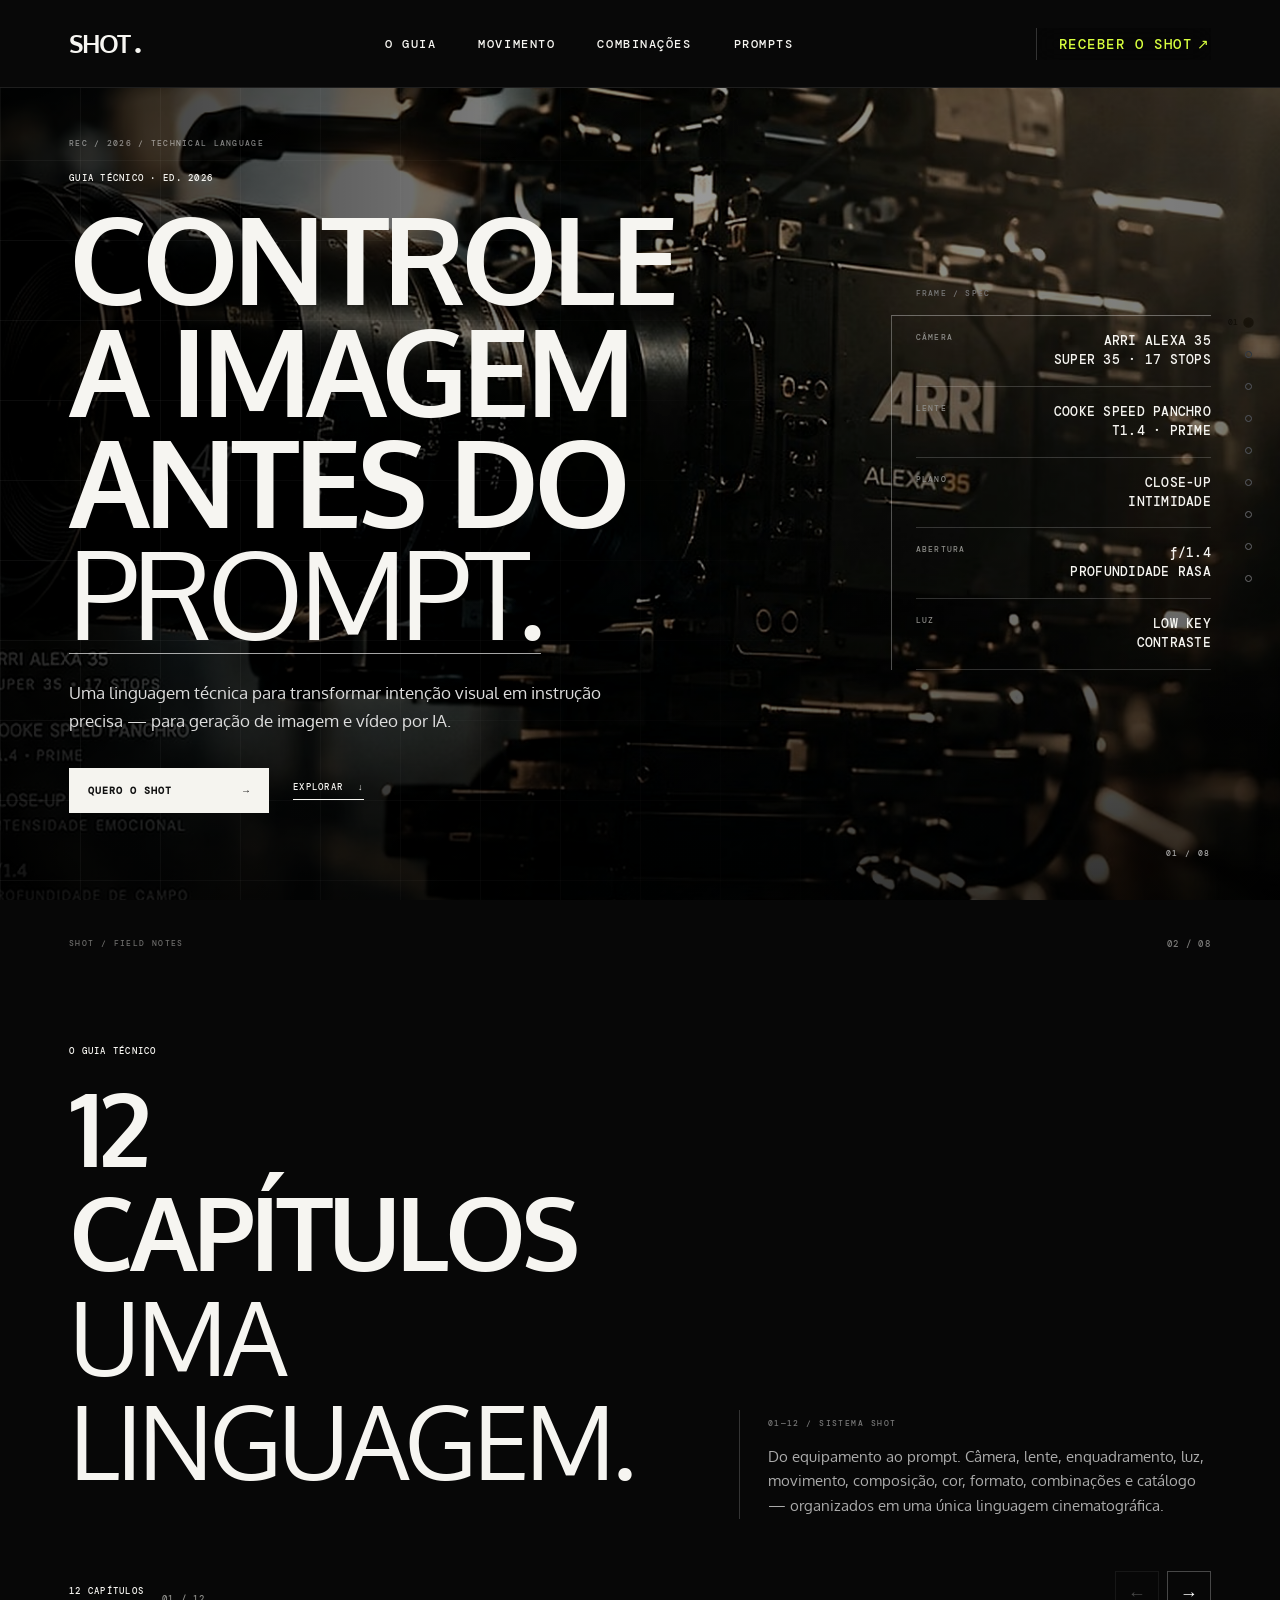
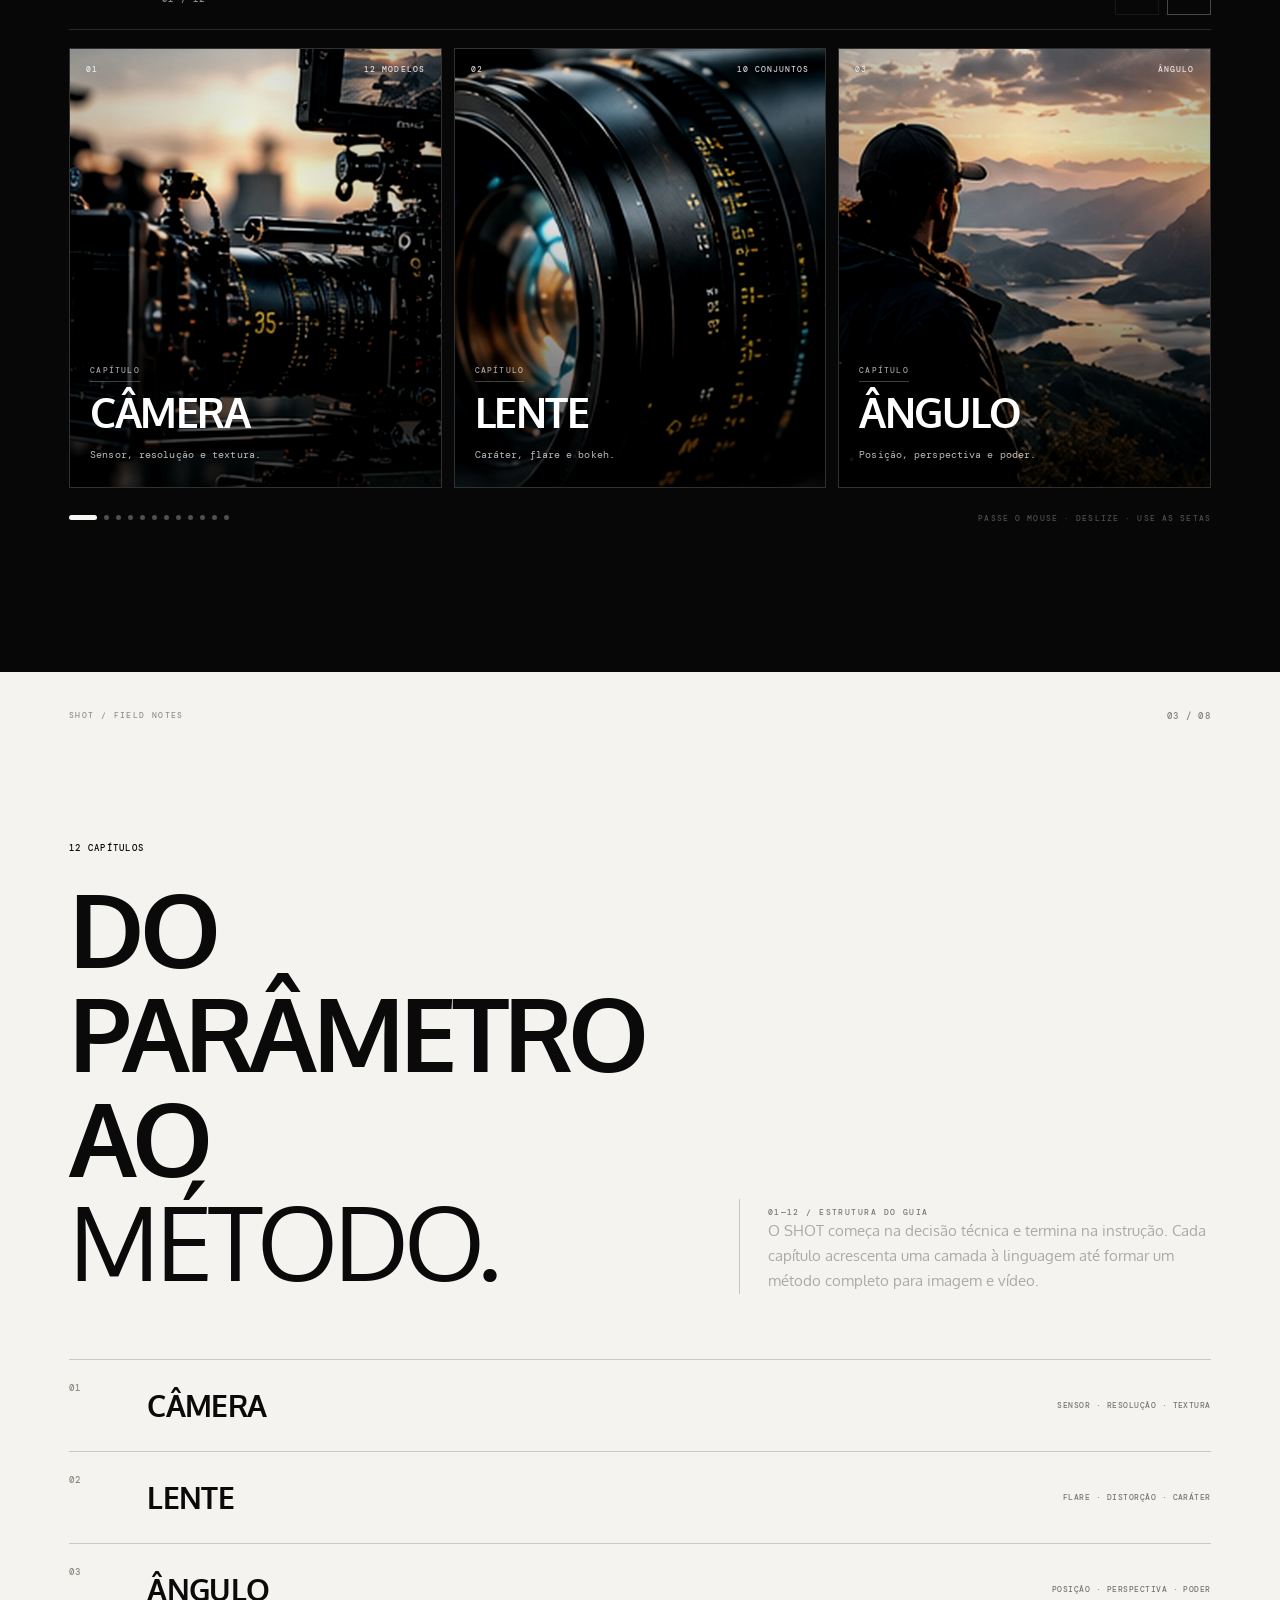
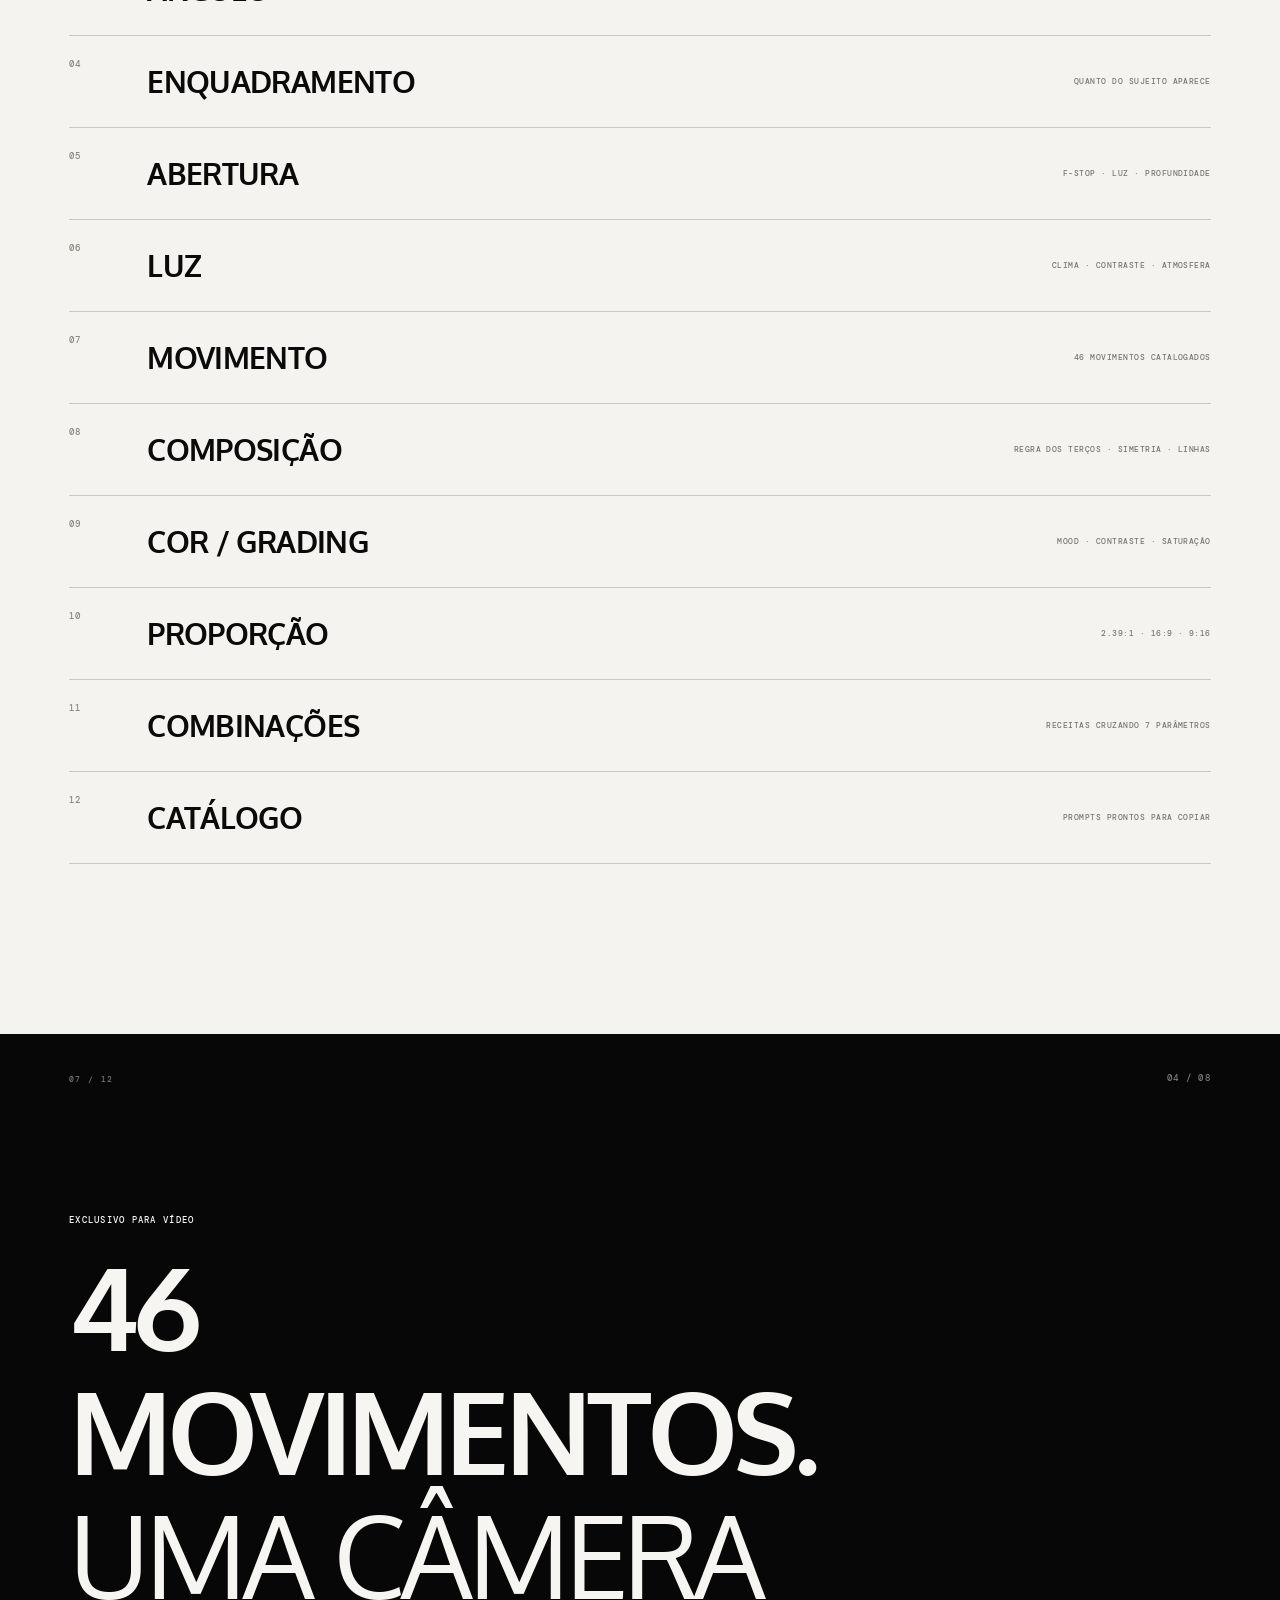
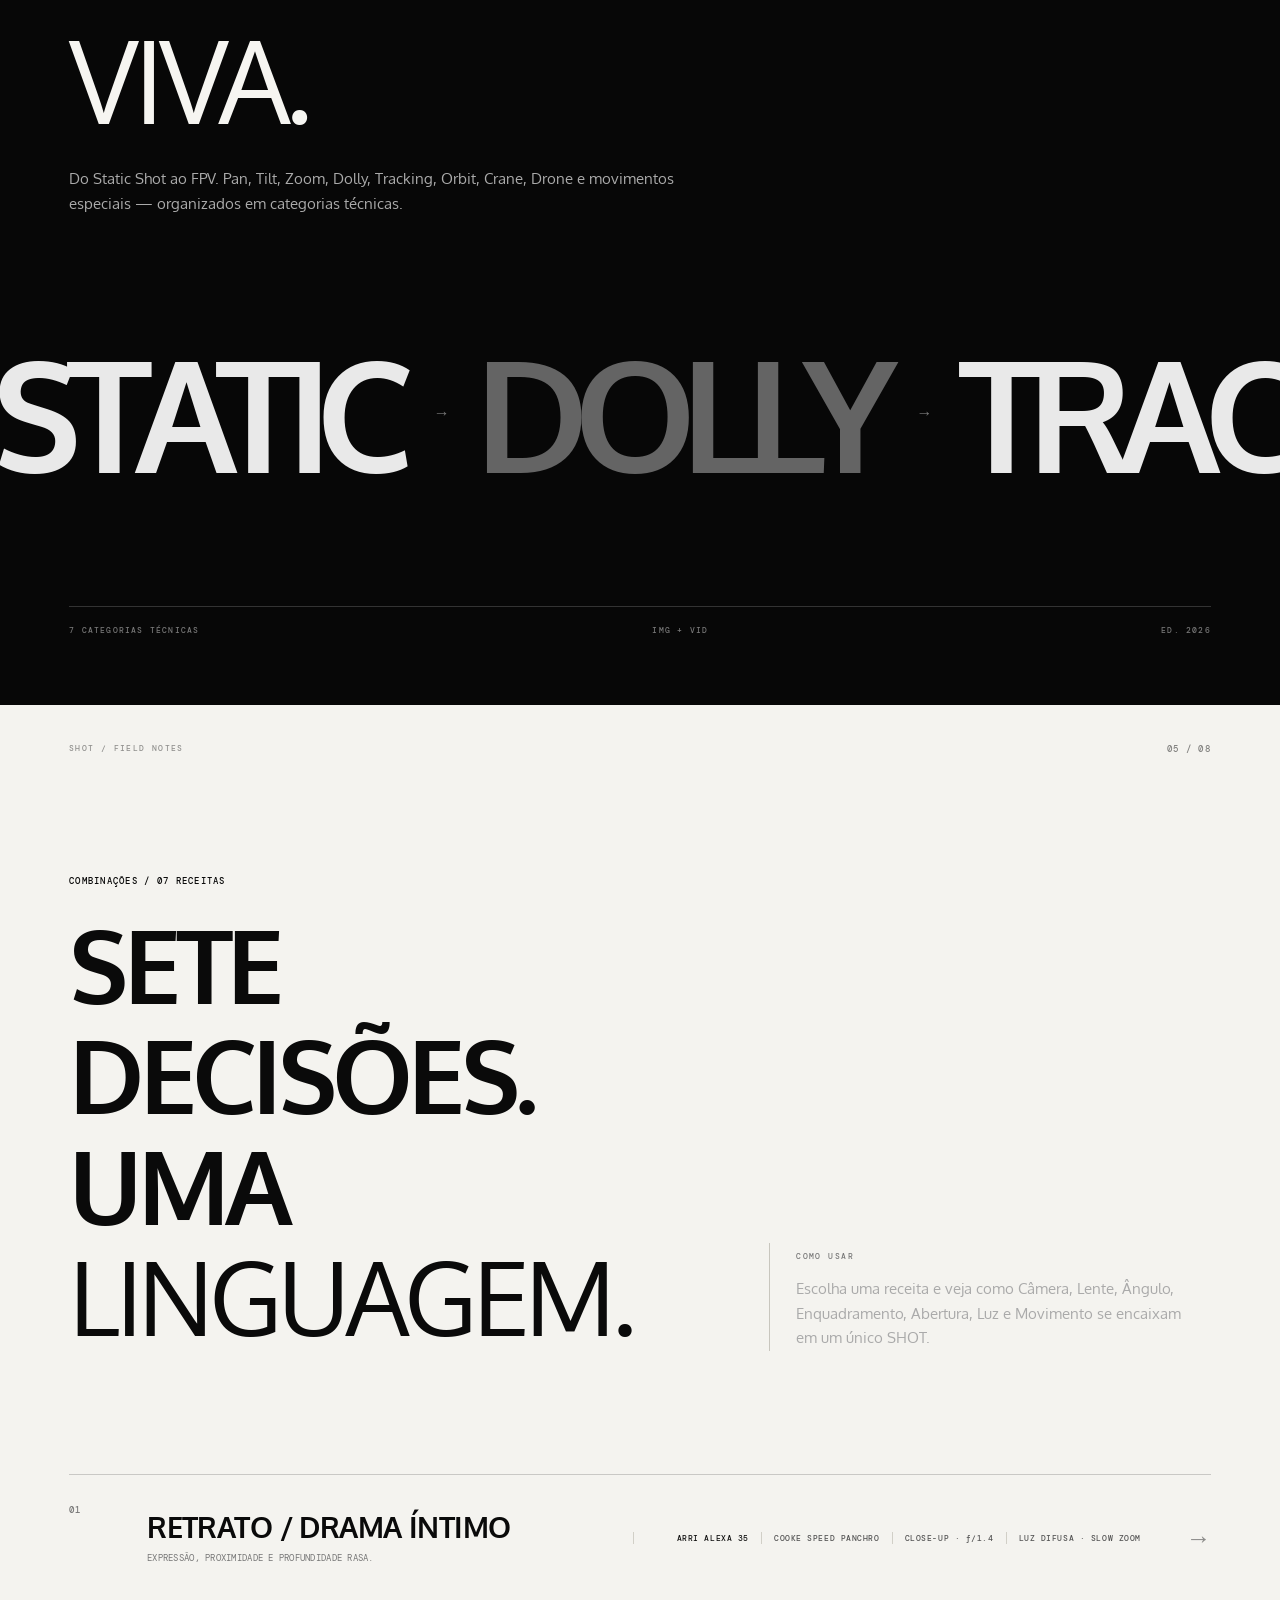
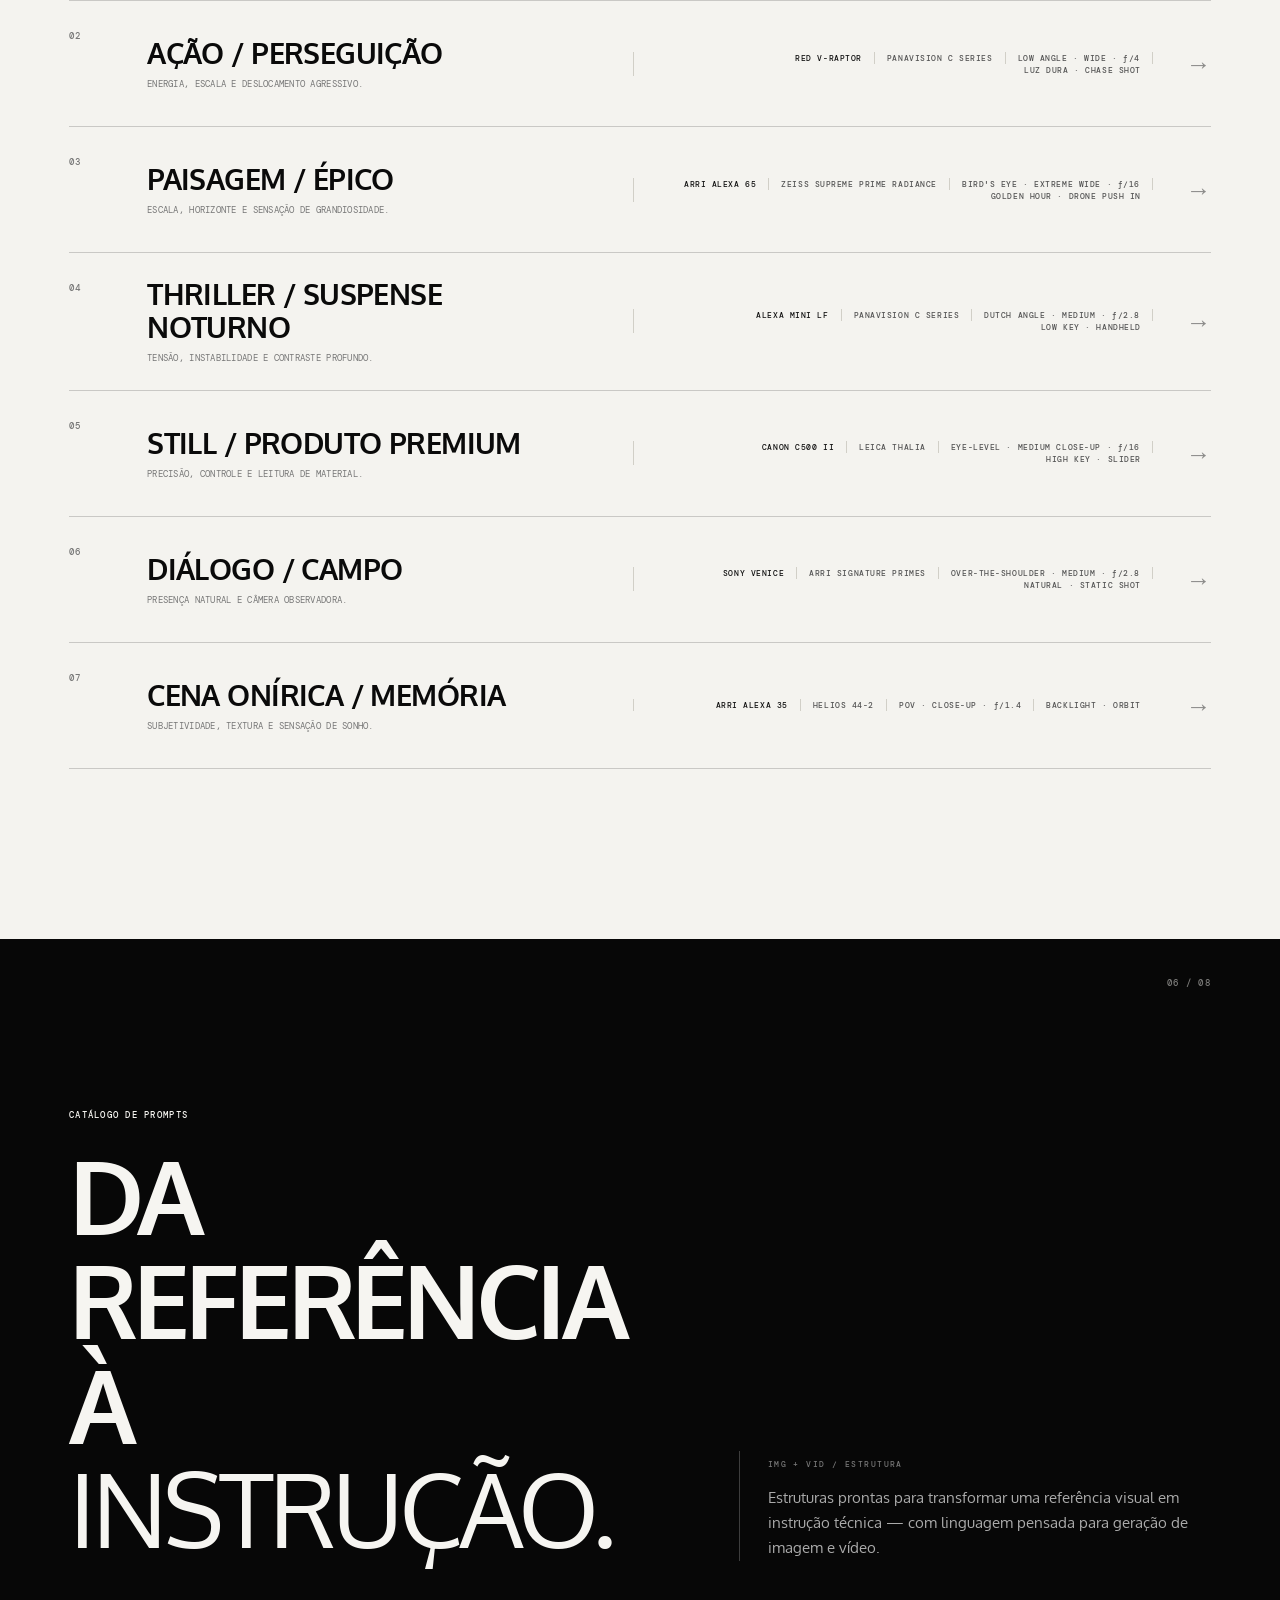
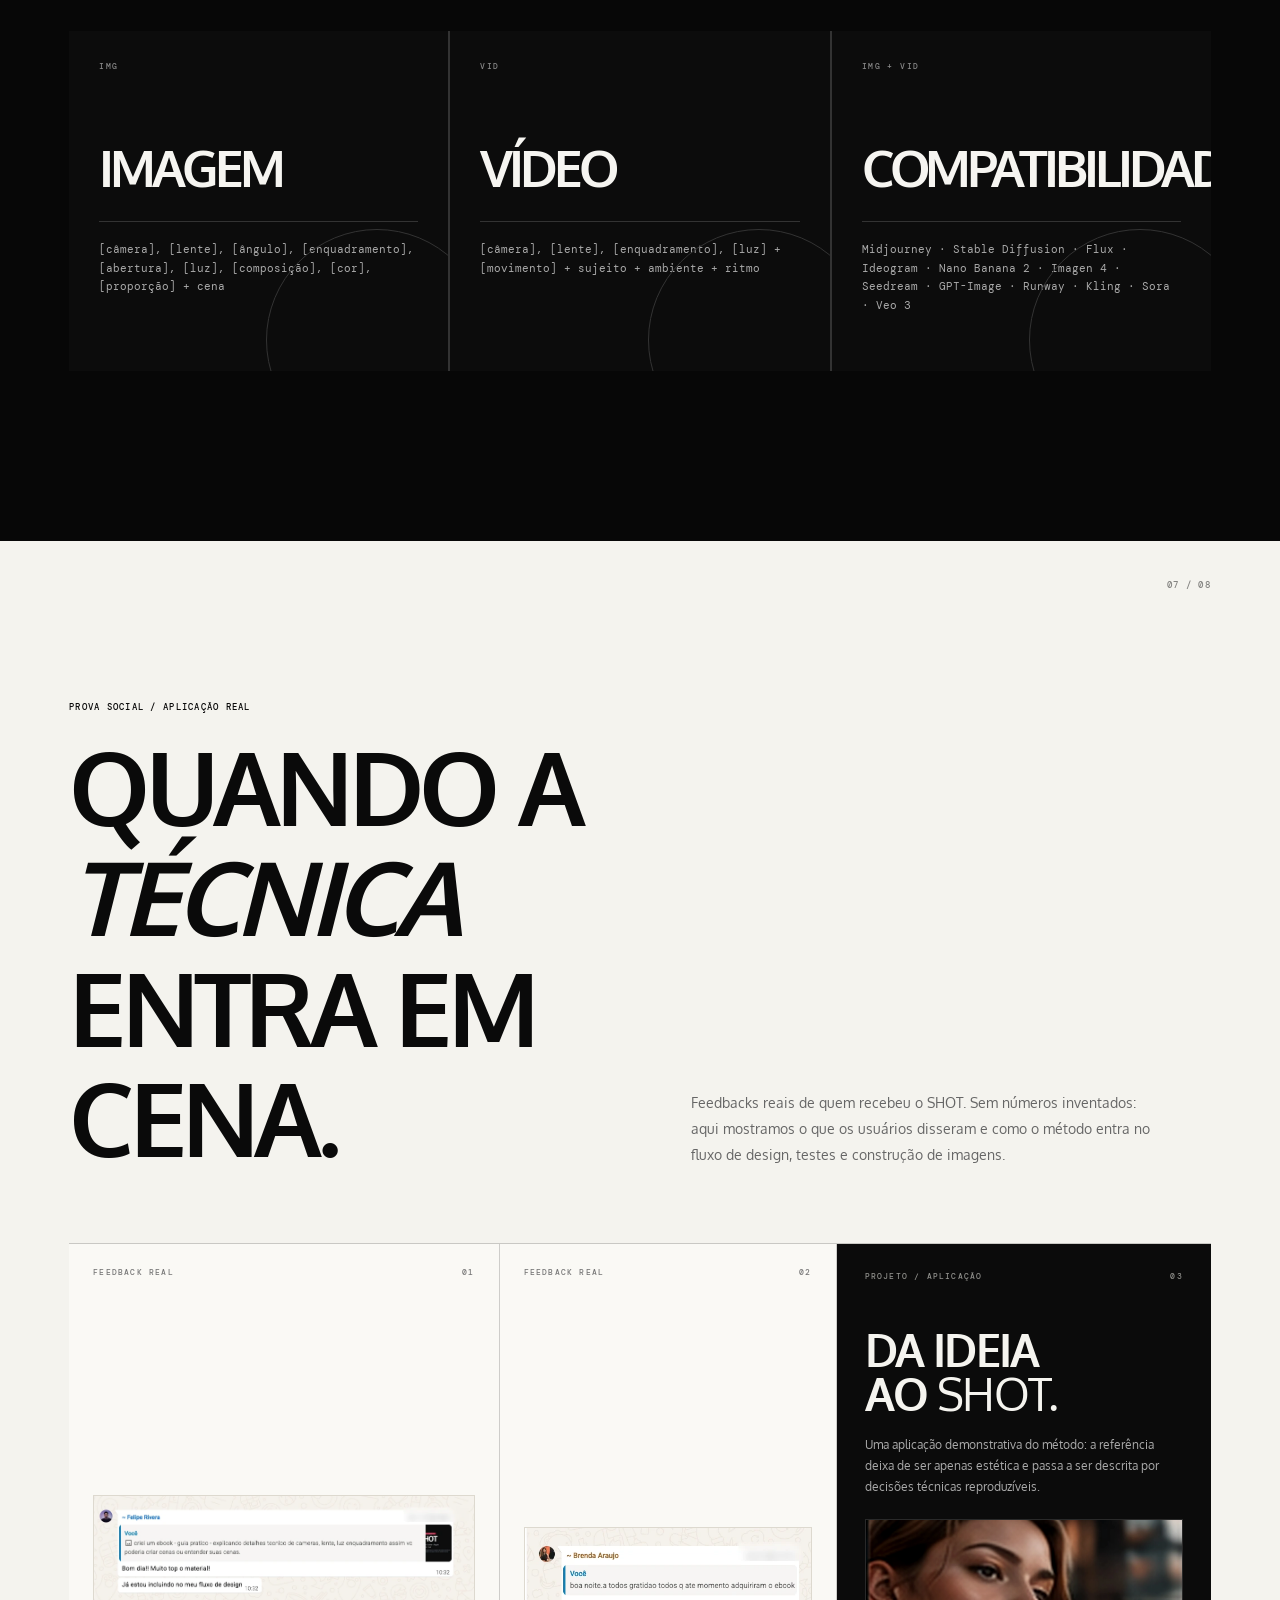
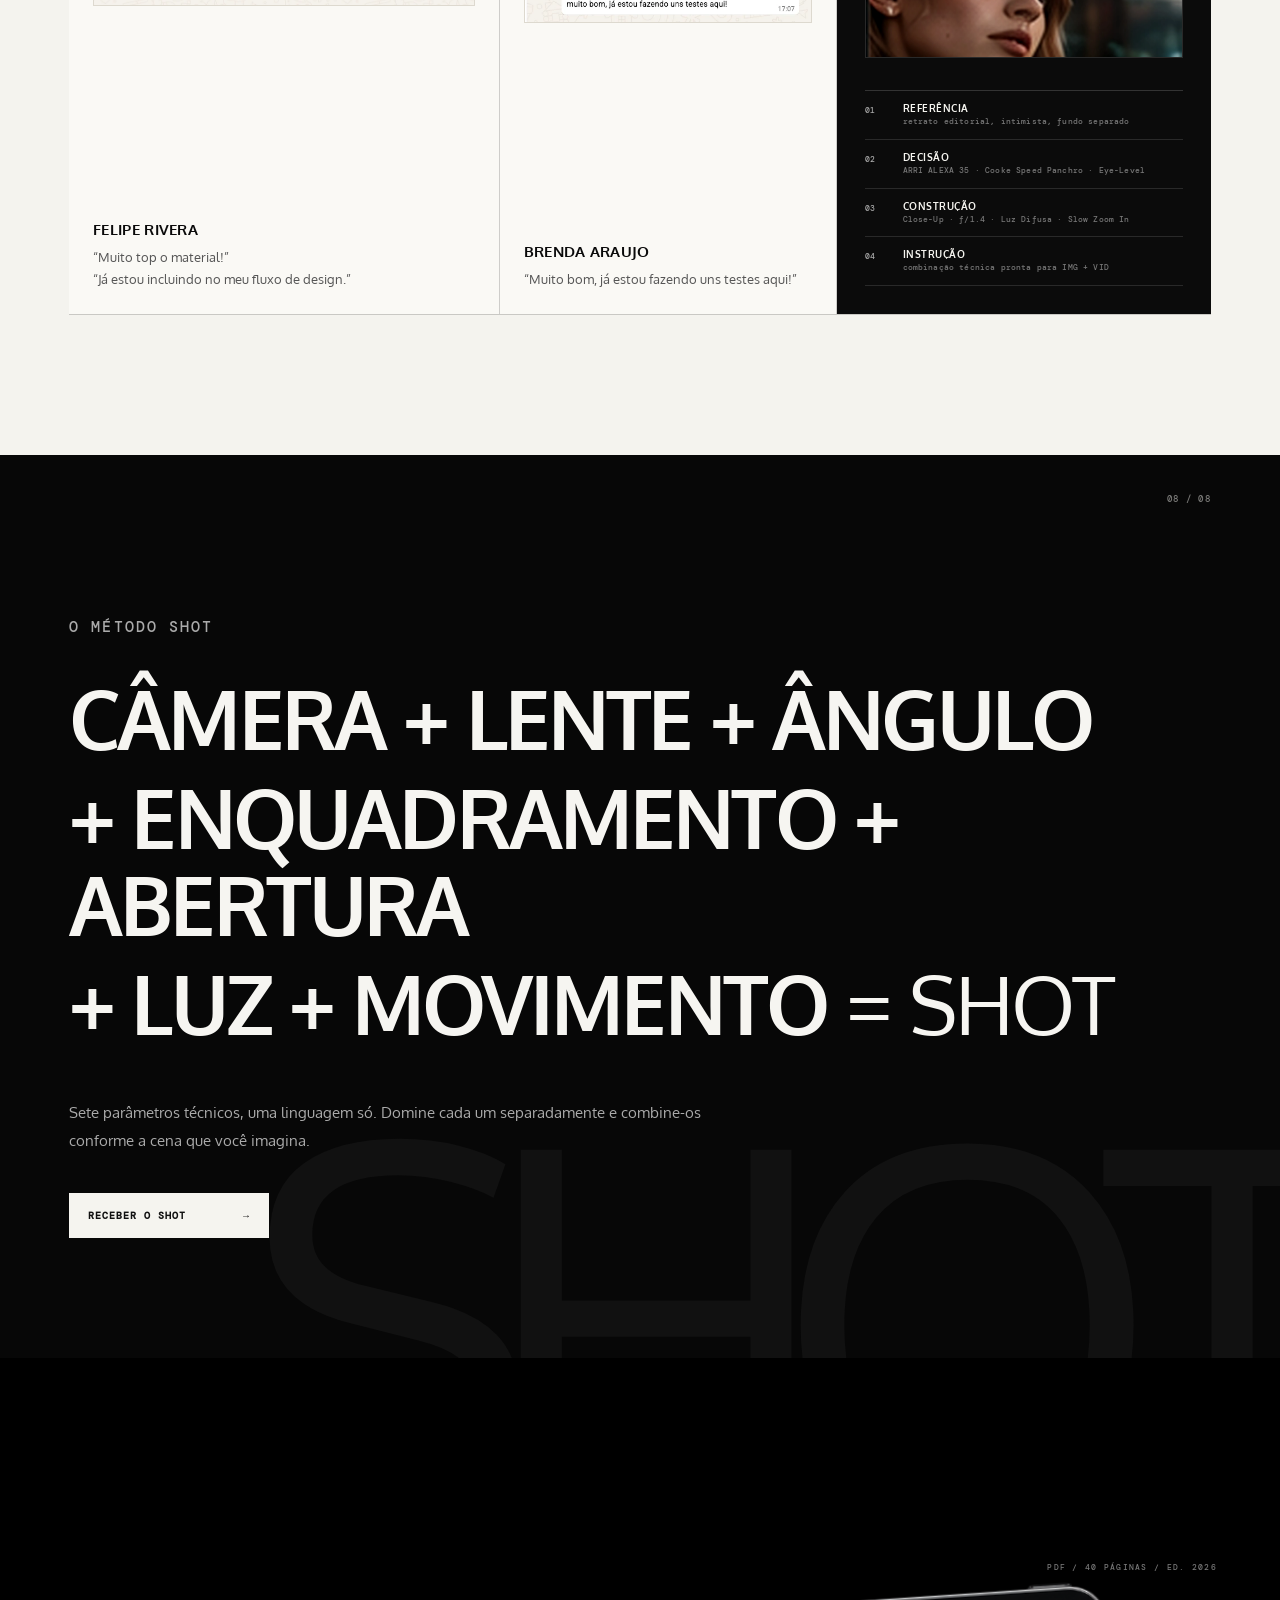
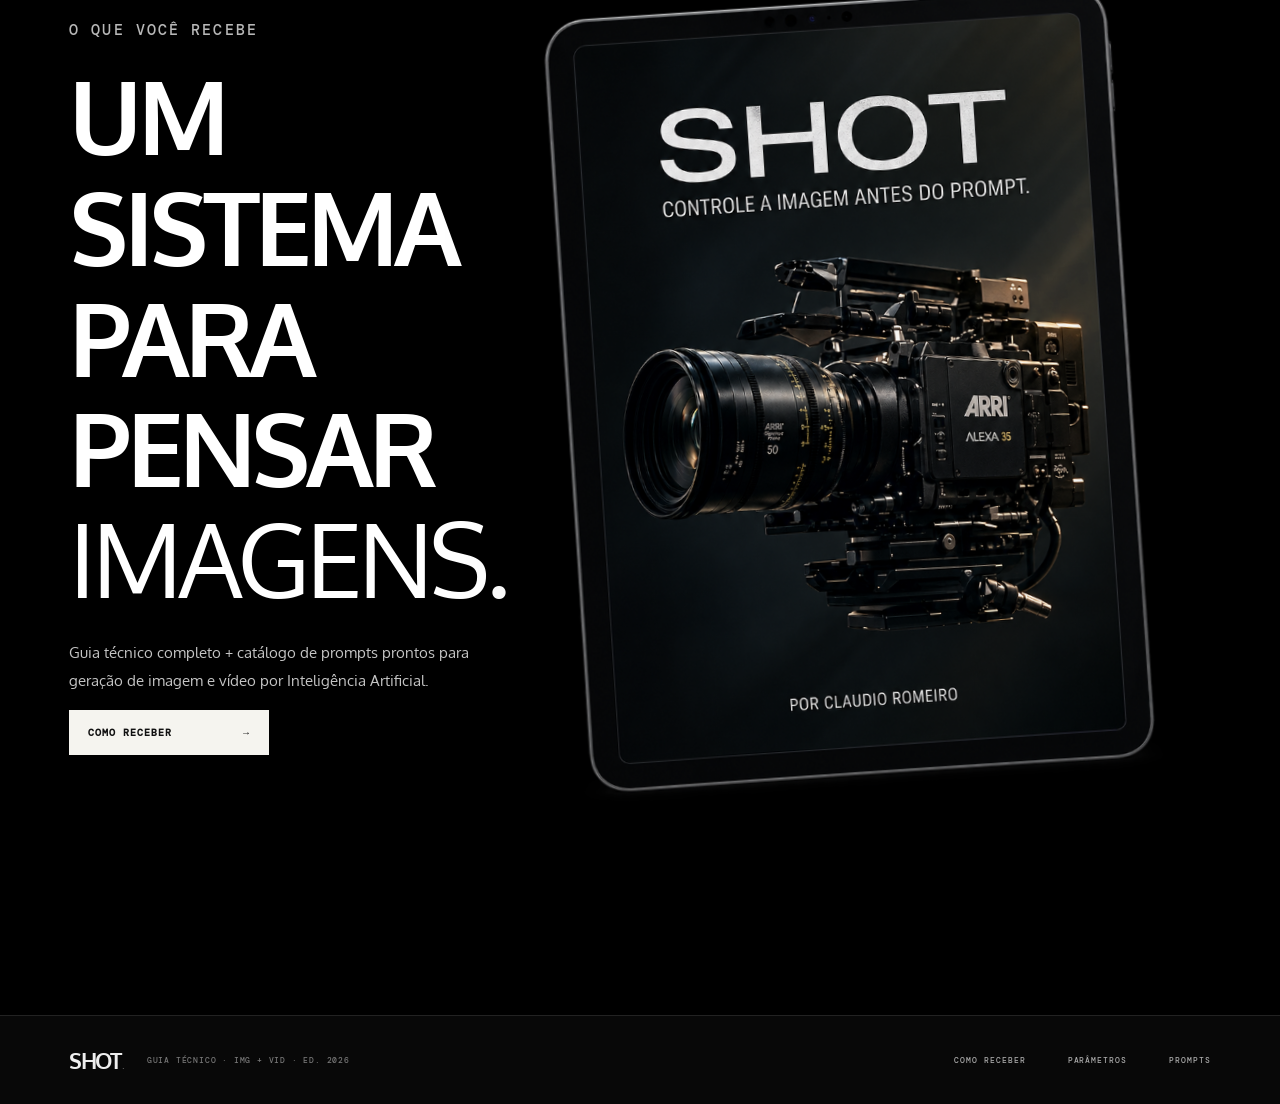
<file: index.html>
<!doctype html>
<html lang="pt-BR">
<head>
<meta charset="utf-8">
<meta name="viewport" content="width=device-width, initial-scale=1, viewport-fit=cover">
<meta name="theme-color" content="#080808">
<meta name="author" content="Claudio Romeiro">
<meta name="robots" content="index,follow,max-image-preview:large,max-snippet:-1,max-video-preview:-1">
<meta name="googlebot" content="index,follow">
<title>SHOT Guia Técnico — Prompts de Imagem e Vídeo</title>
<meta name="description" content="Guia SHOT: linguagem cinematográfica para prompts de imagem e vídeo com IA. 12 capítulos, 46 movimentos e combinações práticas. Receba por WhatsApp.">
<link rel="canonical" href="https://shotguiatecnico.com.br/">
<meta property="og:type" content="website">
<meta property="og:site_name" content="SHOT — Guia Técnico">
<meta property="og:locale" content="pt_BR">
<meta property="og:title" content="SHOT Guia Técnico — Prompts de Imagem e Vídeo">
<meta property="og:description" content="12 capítulos de linguagem cinematográfica, combinações práticas e catálogo de prompts para imagem e vídeo com IA.">
<meta property="og:image" content="https://shotguiatecnico.com.br/images/hero-clean.avif">
<meta property="og:url" content="https://shotguiatecnico.com.br/">
<meta property="og:image:alt" content="SHOT — Guia Técnico de linguagem cinematográfica para imagem e vídeo por IA">
<meta name="twitter:card" content="summary_large_image">
<meta name="twitter:title" content="SHOT Guia Técnico — Prompts de Imagem e Vídeo">
<meta name="twitter:description" content="12 capítulos, 46 movimentos e catálogo de prompts para construir linguagem cinematográfica em imagem e vídeo por IA.">
<meta name="twitter:image" content="https://shotguiatecnico.com.br/images/hero-clean.avif">
<meta name="twitter:image:alt" content="SHOT — Guia Técnico de linguagem cinematográfica">
<link rel="icon" href="images/favicon.svg" type="image/svg+xml">
<link rel="preconnect" href="https://images.unsplash.com" crossorigin>
<link rel="stylesheet" href="css/style.css">
<script type="application/ld+json">
{
  "@context":"https://schema.org",
  "@graph":[
    {
      "@type":"WebSite",
      "@id":"https://shotguiatecnico.com.br/#website",
      "url":"https://shotguiatecnico.com.br/",
      "name":"SHOT — Guia Técnico",
      "inLanguage":"pt-BR",
      "description":"Guia técnico de linguagem cinematográfica para prompts de imagem e vídeo por Inteligência Artificial."
    },
    {
      "@type":"Person",
      "@id":"https://shotguiatecnico.com.br/#author",
      "name":"Claudio Romeiro"
    },
    {
      "@type":"Product",
      "@id":"https://shotguiatecnico.com.br/#product",
      "name":"SHOT — Guia Técnico",
      "description":"Guia técnico de linguagem cinematográfica para estruturar prompts de imagem e vídeo por Inteligência Artificial.",
      "brand":{"@type":"Brand","name":"SHOT"},
      "author":{"@id":"https://shotguiatecnico.com.br/#author"},
      "category":"Digital guide",
      "inLanguage":"pt-BR",
      "image":["https://shotguiatecnico.com.br/images/hero-clean.avif","https://shotguiatecnico.com.br/images/shot-tablet.png"]
      ,"offers":{"@type":"Offer","priceCurrency":"BRL","price":"67.00","availability":"https://schema.org/InStock","url":"https://shotguiatecnico.com.br/grupo.html"}
    }
  ]
}
</script>
</head>
<body data-page="home">
<header class="site-header">
  <a class="brand" href="index.html" aria-label="SHOT — início">SHOT<span>.</span></a>
  <nav class="desktop-nav" aria-label="Navegação principal">
    <a href="#parametros">O GUIA</a><a href="#movimento">MOVIMENTO</a><a href="#combinacoes">COMBINAÇÕES</a><a href="#prompts">PROMPTS</a>
  </nav>
  <div class="header-actions"><a class="pill-link" href="grupo.html">RECEBER O SHOT <span>↗</span></a><button class="menu-toggle" aria-label="Abrir menu" aria-expanded="false"><i></i><i></i><i></i></button></div>
</header>
<div class="menu-overlay" data-menu-close></div>
<aside class="mobile-menu" aria-hidden="true">
  <div class="mobile-menu-top"><span>NAVEGAÇÃO</span><button class="menu-close" data-menu-close aria-label="Fechar menu">×</button></div>
  <nav><a href="#parametros">O GUIA <small>01</small></a><a href="#movimento">MOVIMENTO <small>02</small></a><a href="#combinacoes">COMBINAÇÕES <small>03</small></a><a href="#prompts">PROMPTS <small>04</small></a><a href="grupo.html">COMO RECEBER <small>05</small></a></nav>
  <div class="mobile-menu-foot"><span>SHOT · ED. 2026</span><span>IMG + VID</span></div>
</aside>

<nav class="section-dots" aria-label="Navegação por seções">
  <a href="#hero" data-dot="hero" aria-label="Introdução"><span>01</span></a>
  <a href="#parametros" data-dot="parametros" aria-label="12 capítulos"><span>02</span></a>
  <a href="#metodo" data-dot="metodo" aria-label="12 capítulos"><span>03</span></a>
  <a href="#movimento" data-dot="movimento" aria-label="46 movimentos"><span>04</span></a>
  <a href="#combinacoes" data-dot="combinacoes" aria-label="Combinações"><span>05</span></a>
  <a href="#prompts" data-dot="prompts" aria-label="Catálogo"><span>06</span></a>
  <a href="#prova" data-dot="prova" aria-label="Prova social"><span>07</span></a>
  <a href="#final" data-dot="final" aria-label="Método SHOT"><span>08</span></a>
  <a href="#receber" data-dot="receber" aria-label="O que você recebe"><span>09</span></a>
</nav>

<main>
<section id="hero" class="hero section-dark snap-section">
  <div class="hero-media"><picture><source media="(max-width: 1023px)" srcset="images/hero-mobile-clean.avif"><img src="images/hero-clean.avif" alt="Câmera cinematográfica em ambiente de produção com iluminação dramática" fetchpriority="high" width="1800" height="992"></picture></div>
  <div class="hero-overlay"></div>
  <div class="hero-grid">
    <div class="hero-copy reveal">
      <p class="eyebrow">GUIA TÉCNICO · ED. 2026</p>
      <h1>CONTROLE<br>A IMAGEM<br>ANTES DO<br><em>PROMPT.</em></h1>
      <p class="hero-lead">Uma linguagem técnica para transformar intenção visual em instrução precisa — para geração de imagem e vídeo por IA.</p>
      <div class="hero-cta"><a class="btn btn-light" href="grupo.html">QUERO O SHOT <span>→</span></a><a class="text-link" href="#parametros">EXPLORAR <span>↓</span></a></div>
    </div>
    <div class="hero-specs reveal reveal-delay">
      <div><b>CÂMERA</b><span>ARRI ALEXA 35<br>SUPER 35 · 17 STOPS</span></div>
      <div><b>LENTE</b><span>COOKE SPEED PANCHRO<br>T1.4 · PRIME</span></div>
      <div><b>PLANO</b><span>CLOSE-UP<br>INTIMIDADE</span></div>
      <div><b>ABERTURA</b><span>f/1.4<br>PROFUNDIDADE RASA</span></div>
      <div><b>LUZ</b><span>LOW KEY<br>CONTRASTE</span></div>
    </div>
    <div class="hero-index">01 / 08</div>
  </div>
</section>

<section id="parametros" class="parameters section-dark snap-section">
  <div class="section-index">02 / 08</div>

  <div class="parameters-intro reveal">
    <div class="parameters-intro-main">
      <p class="eyebrow">O GUIA TÉCNICO</p>
      <h2>12 CAPÍTULOS<br><em>UMA LINGUAGEM.</em></h2>
    </div>
    <div class="parameters-intro-note">
      <span>01—12 / SISTEMA SHOT</span>
      <p>Do equipamento ao prompt. Câmera, lente, enquadramento, luz, movimento, composição, cor, formato, combinações e catálogo — organizados em uma única linguagem cinematográfica.</p>
    </div>
  </div>

  <div class="chapter-carousel reveal" aria-label="12 capítulos do Guia Técnico SHOT">
    <div class="carousel-head">
      <div>
        <span class="eyebrow">12 CAPÍTULOS</span>
        <span class="carousel-count" data-carousel-count>01 / 12</span>
      </div>
      <div class="carousel-controls">
        <button class="carousel-arrow" type="button" data-carousel-prev aria-label="Capítulo anterior">←</button>
        <button class="carousel-arrow" type="button" data-carousel-next aria-label="Próximo capítulo">→</button>
      </div>
    </div>

    <div class="chapter-track" data-carousel-track tabindex="0">
      <article class="chapter-slide is-core" data-slide="01">
        <img src="images/chapter-01-camera.webp" data-fallback="images/camera-editorial.webp" alt="Câmera cinematográfica profissional em estúdio" loading="lazy">
        <div class="slide-shade"></div>
        <div class="slide-meta"><span>01</span><span>12 MODELOS</span></div>
        <div class="slide-copy"><span class="slide-tag">CAPÍTULO</span><h3>CÂMERA</h3><p>Sensor, resolução e textura.</p></div>
      </article>

      <article class="chapter-slide is-core" data-slide="02">
        <img src="images/chapter-02-lens.webp" data-fallback="images/chapter-02-lens.webp" alt="Close de lente fotográfica e abertura óptica" loading="lazy">
        <div class="slide-shade"></div>
        <div class="slide-meta"><span>02</span><span>10 CONJUNTOS</span></div>
        <div class="slide-copy"><span class="slide-tag">CAPÍTULO</span><h3>LENTE</h3><p>Caráter, flare e bokeh.</p></div>
      </article>

      <article class="chapter-slide is-core" data-slide="03">
        <img src="images/chapter-03-angle.webp" data-fallback="images/chapter-03-angle.webp" alt="Retrato em ângulo baixo com perspectiva cinematográfica" loading="lazy">
        <div class="slide-shade"></div>
        <div class="slide-meta"><span>03</span><span>ÂNGULO</span></div>
        <div class="slide-copy"><span class="slide-tag">CAPÍTULO</span><h3>ÂNGULO</h3><p>Posição, perspectiva e poder.</p></div>
      </article>

      <article class="chapter-slide is-core" data-slide="04">
        <img src="images/chapter-04-framing.webp" data-fallback="images/chapter-04-framing.webp" alt="Pessoa caminhando em corredor cinematográfico com perspectiva" loading="lazy">
        <div class="slide-shade"></div>
        <div class="slide-meta"><span>04</span><span>ENQUADRAMENTO</span></div>
        <div class="slide-copy"><span class="slide-tag">CAPÍTULO</span><h3>ENQUADRAMENTO</h3><p>O que entra no quadro — e o que fica fora.</p></div>
      </article>

      <article class="chapter-slide is-core" data-slide="05">
        <img src="images/chapter-05-aperture.webp" data-fallback="images/chapter-05-aperture.webp" alt="Detalhe macro de abertura de lente cinematográfica" loading="lazy">
        <div class="slide-shade"></div>
        <div class="slide-meta"><span>05</span><span>f/1.4 → f/16</span></div>
        <div class="slide-copy"><span class="slide-tag">CAPÍTULO</span><h3>ABERTURA</h3><p>Luz, foco e profundidade de campo.</p></div>
      </article>

      <article class="chapter-slide is-core" data-slide="06">
        <img src="images/chapter-06-light.webp" data-fallback="images/chapter-06-light.webp" alt="Luz cinematográfica criando atmosfera de cena" loading="lazy">
        <div class="slide-shade"></div>
        <div class="slide-meta"><span>06</span><span>10 ESTILOS</span></div>
        <div class="slide-copy"><span class="slide-tag">CAPÍTULO</span><h3>LUZ</h3><p>Clima, contraste e atmosfera.</p></div>
      </article>

      <article class="chapter-slide" data-slide="07">
        <img src="images/chapter-07-movement.webp" data-fallback="images/chapter-07-movement.webp" alt="Rastros de luz abstratos representando movimento de câmera" loading="lazy">
        <div class="slide-shade"></div>
        <div class="slide-meta"><span>07</span><span>46 MOVIMENTOS</span></div>
        <div class="slide-copy"><span class="slide-tag">VÍDEO</span><h3>MOVIMENTO</h3><p>Pan, Tilt, Zoom, Dolly, Tracking, Orbit e FPV.</p></div>
      </article>

      <article class="chapter-slide" data-slide="08">
        <img src="images/chapter-08-composition.webp" data-fallback="images/chapter-08-composition.webp" alt="Composição cinematográfica com linhas e simetria" loading="lazy">
        <div class="slide-shade"></div>
        <div class="slide-meta"><span>08</span><span>5 MÉTODOS</span></div>
        <div class="slide-copy"><span class="slide-tag">LINGUAGEM</span><h3>COMPOSIÇÃO</h3><p>Terços, simetria, espaço negativo e linhas de guia.</p></div>
      </article>

      <article class="chapter-slide" data-slide="09">
        <img src="images/chapter-09-color.webp" data-fallback="images/chapter-09-color.webp" alt="Retrato cinematográfico com tratamento de cor" loading="lazy">
        <div class="slide-shade"></div>
        <div class="slide-meta"><span>09</span><span>8 LOOKS</span></div>
        <div class="slide-copy"><span class="slide-tag">LINGUAGEM</span><h3>COR / GRADING</h3><p>Mood, contraste, saturação e textura visual.</p></div>
      </article>

      <article class="chapter-slide" data-slide="10">
        <img src="images/chapter-10-format.webp" data-fallback="images/chapter-10-format.webp" alt="Enquadramento panorâmico para proporções cinematográficas" loading="lazy">
        <div class="slide-shade"></div>
        <div class="slide-meta"><span>10</span><span>2.39:1 → 9:16</span></div>
        <div class="slide-copy"><span class="slide-tag">FORMATO</span><h3>PROPORÇÃO</h3><p>Cinemascope, widescreen, digital e vertical.</p></div>
      </article>

      <article class="chapter-slide" data-slide="11">
        <img src="images/chapter-11-combinations.webp" data-fallback="images/chapter-11-combinations.webp" alt="Cena cinematográfica para combinação de parâmetros" loading="lazy">
        <div class="slide-shade"></div>
        <div class="slide-meta"><span>11</span><span>RECEITAS</span></div>
        <div class="slide-copy"><span class="slide-tag">MÉTODO</span><h3>COMBINAÇÕES</h3><p>Receitas cruzando sete parâmetros técnicos.</p></div>
      </article>

      <article class="chapter-slide" data-slide="12">
        <img src="images/chapter-12-catalog.webp" data-fallback="images/chapter-12-catalog.webp" alt="Retrato cinematográfico para catálogo de prompts" loading="lazy">
        <div class="slide-shade"></div>
        <div class="slide-meta"><span>12</span><span>IMG + VID</span></div>
        <div class="slide-copy"><span class="slide-tag">CATÁLOGO</span><h3>CATÁLOGO</h3><p>Estruturas e prompts prontos para copiar.</p></div>
      </article>
    </div>

    <div class="carousel-footer">
      <div class="carousel-dots" role="tablist" aria-label="Selecionar capítulo">
        <button type="button" class="carousel-dot is-active" data-dot-index="0" aria-label="Ir para capítulo 1" aria-selected="true"></button><button type="button" class="carousel-dot" data-dot-index="1" aria-label="Ir para capítulo 2" aria-selected="false"></button><button type="button" class="carousel-dot" data-dot-index="2" aria-label="Ir para capítulo 3" aria-selected="false"></button><button type="button" class="carousel-dot" data-dot-index="3" aria-label="Ir para capítulo 4" aria-selected="false"></button><button type="button" class="carousel-dot" data-dot-index="4" aria-label="Ir para capítulo 5" aria-selected="false"></button><button type="button" class="carousel-dot" data-dot-index="5" aria-label="Ir para capítulo 6" aria-selected="false"></button><button type="button" class="carousel-dot" data-dot-index="6" aria-label="Ir para capítulo 7" aria-selected="false"></button><button type="button" class="carousel-dot" data-dot-index="7" aria-label="Ir para capítulo 8" aria-selected="false"></button><button type="button" class="carousel-dot" data-dot-index="8" aria-label="Ir para capítulo 9" aria-selected="false"></button><button type="button" class="carousel-dot" data-dot-index="9" aria-label="Ir para capítulo 10" aria-selected="false"></button><button type="button" class="carousel-dot" data-dot-index="10" aria-label="Ir para capítulo 11" aria-selected="false"></button><button type="button" class="carousel-dot" data-dot-index="11" aria-label="Ir para capítulo 12" aria-selected="false"></button>
      </div>
      <span class="carousel-hint">PASSE O MOUSE · DESLIZE · USE AS SETAS</span>
    </div>
  </div>
</section>

<section id="metodo" class="method section-light snap-section">
  <div class="section-index">03 / 08</div>
  <div class="method-head reveal">
    <div class="method-title-block">
      <p class="eyebrow">12 CAPÍTULOS</p>
      <h2>DO PARÂMETRO<br>AO <em>MÉTODO.</em></h2>
    </div>
    <div class="method-note">
      <span>01—12 / ESTRUTURA DO GUIA</span>
      <p>O SHOT começa na decisão técnica e termina na instrução. Cada capítulo acrescenta uma camada à linguagem até formar um método completo para imagem e vídeo.</p>
    </div>
  </div>
  <div class="chapter-list">
    <div class="chapter reveal"><span>01</span><strong>CÂMERA</strong><small>sensor · resolução · textura</small></div>
    <div class="chapter reveal"><span>02</span><strong>LENTE</strong><small>flare · distorção · caráter</small></div>
    <div class="chapter reveal"><span>03</span><strong>ÂNGULO</strong><small>posição · perspectiva · poder</small></div>
    <div class="chapter reveal"><span>04</span><strong>ENQUADRAMENTO</strong><small>quanto do sujeito aparece</small></div>
    <div class="chapter reveal"><span>05</span><strong>ABERTURA</strong><small>f-stop · luz · profundidade</small></div>
    <div class="chapter reveal"><span>06</span><strong>LUZ</strong><small>clima · contraste · atmosfera</small></div>
    <div class="chapter reveal chapter-feature"><span>07</span><strong>MOVIMENTO</strong><small>46 movimentos catalogados</small></div>
    <div class="chapter reveal"><span>08</span><strong>COMPOSIÇÃO</strong><small>regra dos terços · simetria · linhas</small></div>
    <div class="chapter reveal"><span>09</span><strong>COR / GRADING</strong><small>mood · contraste · saturação</small></div>
    <div class="chapter reveal"><span>10</span><strong>PROPORÇÃO</strong><small>2.39:1 · 16:9 · 9:16</small></div>
    <div class="chapter reveal"><span>11</span><strong>COMBINAÇÕES</strong><small>receitas cruzando 7 parâmetros</small></div>
    <div class="chapter reveal"><span>12</span><strong>CATÁLOGO</strong><small>prompts prontos para copiar</small></div>
  </div>
</section>

<section id="movimento" class="movement section-dark snap-section">
  <div class="section-index">04 / 08</div>
  <div class="movement-intro reveal"><p class="eyebrow">EXCLUSIVO PARA VÍDEO</p><h2>46 MOVIMENTOS.<br><em>UMA CÂMERA VIVA.</em></h2><p>Do Static Shot ao FPV. Pan, Tilt, Zoom, Dolly, Tracking, Orbit, Crane, Drone e movimentos especiais — organizados em categorias técnicas.</p></div>
  <div class="movement-track parallax" data-speed="0.025"><div class="movement-word">STATIC</div><div class="movement-arrow">→</div><div class="movement-word">DOLLY</div><div class="movement-arrow">→</div><div class="movement-word">TRACKING</div><div class="movement-arrow">→</div><div class="movement-word">ORBIT</div><div class="movement-arrow">→</div><div class="movement-word">FPV</div></div>
  <div class="movement-foot"><span>7 CATEGORIAS TÉCNICAS</span><span>IMG + VID</span><span>ED. 2026</span></div>
</section>

<section id="combinacoes" class="archive section-light snap-section">
  <div class="section-index">05 / 08</div>
  <div class="archive-head reveal">
    <div class="archive-title-block"><p class="eyebrow">COMBINAÇÕES / 07 RECEITAS</p><h2>SETE DECISÕES.<br>UMA <em>LINGUAGEM.</em></h2></div>
    <div class="archive-intro"><span>COMO USAR</span><p>Escolha uma receita e veja como Câmera, Lente, Ângulo, Enquadramento, Abertura, Luz e Movimento se encaixam em um único SHOT.</p></div>
  </div>
  <div class="archive-list" role="list">
    <button class="archive-item reveal combo-trigger" data-combo="retrato"><span class="archive-num">01</span><div class="archive-name"><strong>RETRATO / DRAMA ÍNTIMO</strong><small>Expressão, proximidade e profundidade rasa.</small></div><div class="archive-recipe"><span>ARRI ALEXA 35</span><span>COOKE SPEED PANCHRO</span><span>CLOSE-UP · f/1.4</span><span>LUZ DIFUSA · SLOW ZOOM</span></div><b aria-hidden="true">→</b></button>
    <button class="archive-item reveal combo-trigger" data-combo="acao"><span class="archive-num">02</span><div class="archive-name"><strong>AÇÃO / PERSEGUIÇÃO</strong><small>Energia, escala e deslocamento agressivo.</small></div><div class="archive-recipe"><span>RED V-RAPTOR</span><span>PANAVISION C SERIES</span><span>LOW ANGLE · WIDE · f/4</span><span>LUZ DURA · CHASE SHOT</span></div><b aria-hidden="true">→</b></button>
    <button class="archive-item reveal combo-trigger" data-combo="paisagem"><span class="archive-num">03</span><div class="archive-name"><strong>PAISAGEM / ÉPICO</strong><small>Escala, horizonte e sensação de grandiosidade.</small></div><div class="archive-recipe"><span>ARRI ALEXA 65</span><span>ZEISS SUPREME PRIME RADIANCE</span><span>BIRD'S EYE · EXTREME WIDE · f/16</span><span>GOLDEN HOUR · DRONE PUSH IN</span></div><b aria-hidden="true">→</b></button>
    <button class="archive-item reveal combo-trigger" data-combo="thriller"><span class="archive-num">04</span><div class="archive-name"><strong>THRILLER / SUSPENSE NOTURNO</strong><small>Tensão, instabilidade e contraste profundo.</small></div><div class="archive-recipe"><span>ALEXA MINI LF</span><span>PANAVISION C SERIES</span><span>DUTCH ANGLE · MEDIUM · f/2.8</span><span>LOW KEY · HANDHELD</span></div><b aria-hidden="true">→</b></button>
    <button class="archive-item reveal combo-trigger" data-combo="produto"><span class="archive-num">05</span><div class="archive-name"><strong>STILL / PRODUTO PREMIUM</strong><small>Precisão, controle e leitura de material.</small></div><div class="archive-recipe"><span>CANON C500 II</span><span>LEICA THALIA</span><span>EYE-LEVEL · MEDIUM CLOSE-UP · f/16</span><span>HIGH KEY · SLIDER</span></div><b aria-hidden="true">→</b></button>
    <button class="archive-item reveal combo-trigger" data-combo="campo"><span class="archive-num">06</span><div class="archive-name"><strong>DIÁLOGO / CAMPO</strong><small>Presença natural e câmera observadora.</small></div><div class="archive-recipe"><span>SONY VENICE</span><span>ARRI SIGNATURE PRIMES</span><span>OVER-THE-SHOULDER · MEDIUM · f/2.8</span><span>NATURAL · STATIC SHOT</span></div><b aria-hidden="true">→</b></button>
    <button class="archive-item reveal combo-trigger" data-combo="sonho"><span class="archive-num">07</span><div class="archive-name"><strong>CENA ONÍRICA / MEMÓRIA</strong><small>Subjetividade, textura e sensação de sonho.</small></div><div class="archive-recipe"><span>ARRI ALEXA 35</span><span>HELIOS 44-2</span><span>POV · CLOSE-UP · f/1.4</span><span>BACKLIGHT · ORBIT</span></div><b aria-hidden="true">→</b></button>
  </div>
</section>

<section id="prompts" class="prompt-section section-dark snap-section">
  <div class="section-index">06 / 08</div>
  <div class="prompt-head reveal">
    <div class="prompt-title-block"><p class="eyebrow">CATÁLOGO DE PROMPTS</p><h2>DA REFERÊNCIA<br>À <em>INSTRUÇÃO.</em></h2></div>
    <div class="prompt-note"><span>IMG + VID / ESTRUTURA</span><p>Estruturas prontas para transformar uma referência visual em instrução técnica — com linguagem pensada para geração de imagem e vídeo.</p></div>
  </div>
  <div class="prompt-columns">
    <div class="prompt-box reveal"><span>IMG</span><h3>IMAGEM</h3><code>[câmera], [lente], [ângulo], [enquadramento], [abertura], [luz], [composição], [cor], [proporção] + cena</code></div>
    <div class="prompt-box reveal"><span>VID</span><h3>VÍDEO</h3><code>[câmera], [lente], [enquadramento], [luz] + [movimento] + sujeito + ambiente + ritmo</code></div>
    <div class="prompt-box reveal"><span>IMG + VID</span><h3>COMPATIBILIDADE</h3><code>Midjourney · Stable Diffusion · Flux · Ideogram · Nano Banana 2 · Imagen 4 · Seedream · GPT-Image · Runway · Kling · Sora · Veo 3</code></div>
  </div>
</section>

<section id="prova" class="social-proof section-light snap-section">
  <div class="section-index">07 / 08</div>
  <div class="social-head reveal">
    <div><p class="eyebrow">PROVA SOCIAL / APLICAÇÃO REAL</p><h2>QUANDO A<br><em>TÉCNICA</em><br>ENTRA EM CENA.</h2></div>
    <p>Feedbacks reais de quem recebeu o SHOT. Sem números inventados: aqui mostramos o que os usuários disseram e como o método entra no fluxo de design, testes e construção de imagens.</p>
  </div>
  <div class="social-grid social-grid-real">
    <article class="social-card social-card-proof reveal">
      <div class="proof-label"><span>FEEDBACK REAL</span><span>01</span></div>
      <figure class="proof-shot"><img src="images/proof/prova-felipe-rivera.webp" alt="Mensagem real de Felipe Rivera elogiando o material SHOT e dizendo que já o incluiu no fluxo de design" loading="lazy" width="847" height="244"></figure>
      <div class="proof-caption"><strong>FELIPE RIVERA</strong><p>“Muito top o material!”<br>“Já estou incluindo no meu fluxo de design.”</p></div>
    </article>
    <article class="social-card social-card-proof reveal">
      <div class="proof-label"><span>FEEDBACK REAL</span><span>02</span></div>
      <figure class="proof-shot proof-shot-small"><img src="images/proof/prova-brenda-araujo.webp" alt="Mensagem real de Brenda Araujo dizendo que está fazendo testes com o ebook SHOT" loading="lazy" width="509" height="166"></figure>
      <div class="proof-caption"><strong>BRENDA ARAUJO</strong><p>“Muito bom, já estou fazendo uns testes aqui!”</p></div>
    </article>
    <article class="social-card social-card-method reveal">
      <div class="proof-label"><span>PROJETO / APLICAÇÃO</span><span>03</span></div>
      <strong>DA IDEIA<br>AO <em>SHOT.</em></strong>
      <p>Uma aplicação demonstrativa do método: a referência deixa de ser apenas estética e passa a ser descrita por decisões técnicas reproduzíveis.</p>
      <div class="case-mini-image"><img src="images/portrait-cooke-hq.webp" alt="Retrato cinematográfico usado como referência visual para aplicação demonstrativa do método SHOT" loading="lazy" width="1800" height="1302"></div>
      <div class="proof-method">
        <div><span>01</span><b>REFERÊNCIA</b><small>retrato editorial, intimista, fundo separado</small></div>
        <div><span>02</span><b>DECISÃO</b><small>ARRI ALEXA 35 · Cooke Speed Panchro · Eye-Level</small></div>
        <div><span>03</span><b>CONSTRUÇÃO</b><small>Close-Up · f/1.4 · Luz Difusa · Slow Zoom In</small></div>
        <div><span>04</span><b>INSTRUÇÃO</b><small>combinação técnica pronta para IMG + VID</small></div>
      </div>
    </article>
  </div>
</section>

<section id="final" class="final-method section-dark snap-section">
  <div class="section-index">08 / 08</div>
  <div class="final-method-copy reveal"><p class="eyebrow">O MÉTODO SHOT</p><h2><span>CÂMERA + LENTE + ÂNGULO</span><span>+ ENQUADRAMENTO + ABERTURA</span><span>+ LUZ + MOVIMENTO <em>= SHOT</em></span></h2><p>Sete parâmetros técnicos, uma linguagem só. Domine cada um separadamente e combine-os conforme a cena que você imagina.</p><a class="btn btn-light" href="grupo.html">RECEBER O SHOT <span>→</span></a></div>
</section>

<section id="receber" class="receive section-dark snap-section"><div class="receive-copy reveal"><p class="eyebrow">O QUE VOCÊ RECEBE</p><h2>UM SISTEMA<br>PARA PENSAR<br><em>IMAGENS.</em></h2><p>Guia técnico completo + catálogo de prompts prontos para geração de imagem e vídeo por Inteligência Artificial.</p><a class="btn btn-light" href="grupo.html">COMO RECEBER <span>→</span></a></div><div class="book-stage reveal parallax" data-speed="0.035"><img src="images/shot-tablet.png" alt="SHOT — Guia Técnico apresentado em tablet" loading="lazy" width="1010" height="989"></div></section>
</main>

<a class="mobile-buy-bar" href="grupo.html"><span>SHOT · GUIA TÉCNICO</span><strong>RECEBER O SHOT <b>→</b></strong></a>

<div class="combo-modal" aria-hidden="true" role="dialog" aria-modal="true" aria-labelledby="combo-modal-title"><div class="combo-modal-backdrop" data-combo-close></div><div class="combo-panel"><div class="combo-panel-top"><span>COMBINAÇÃO SHOT</span><button type="button" data-combo-close aria-label="Fechar combinação">×</button></div><p class="eyebrow" id="combo-modal-index">01 · RETRATO</p><h2 id="combo-modal-title">DRAMA ÍNTIMO</h2><p id="combo-modal-copy" class="combo-copy"></p><div class="combo-spec-grid"><div><span>CÂMERA</span><strong id="combo-camera"></strong></div><div><span>LENTE</span><strong id="combo-lens"></strong></div><div><span>ENQUADRAMENTO</span><strong id="combo-frame"></strong></div><div><span>ABERTURA</span><strong id="combo-aperture"></strong></div><div><span>LUZ</span><strong id="combo-light"></strong></div></div><div class="combo-prompt"><span>PONTO DE PARTIDA</span><code id="combo-prompt-text"></code></div><button class="btn btn-dark combo-go" type="button" data-combo-go>IR PARA O CATÁLOGO <span>↓</span></button></div></div>
<footer class="footer"><div><strong>SHOT<span>.</span></strong><span>GUIA TÉCNICO · IMG + VID · ED. 2026</span></div><div><a href="grupo.html">COMO RECEBER</a><a href="#parametros">PARÂMETROS</a><a href="#prompts">PROMPTS</a></div></footer>
<script src="js/script.js" defer></script>
</body></html>
</file>
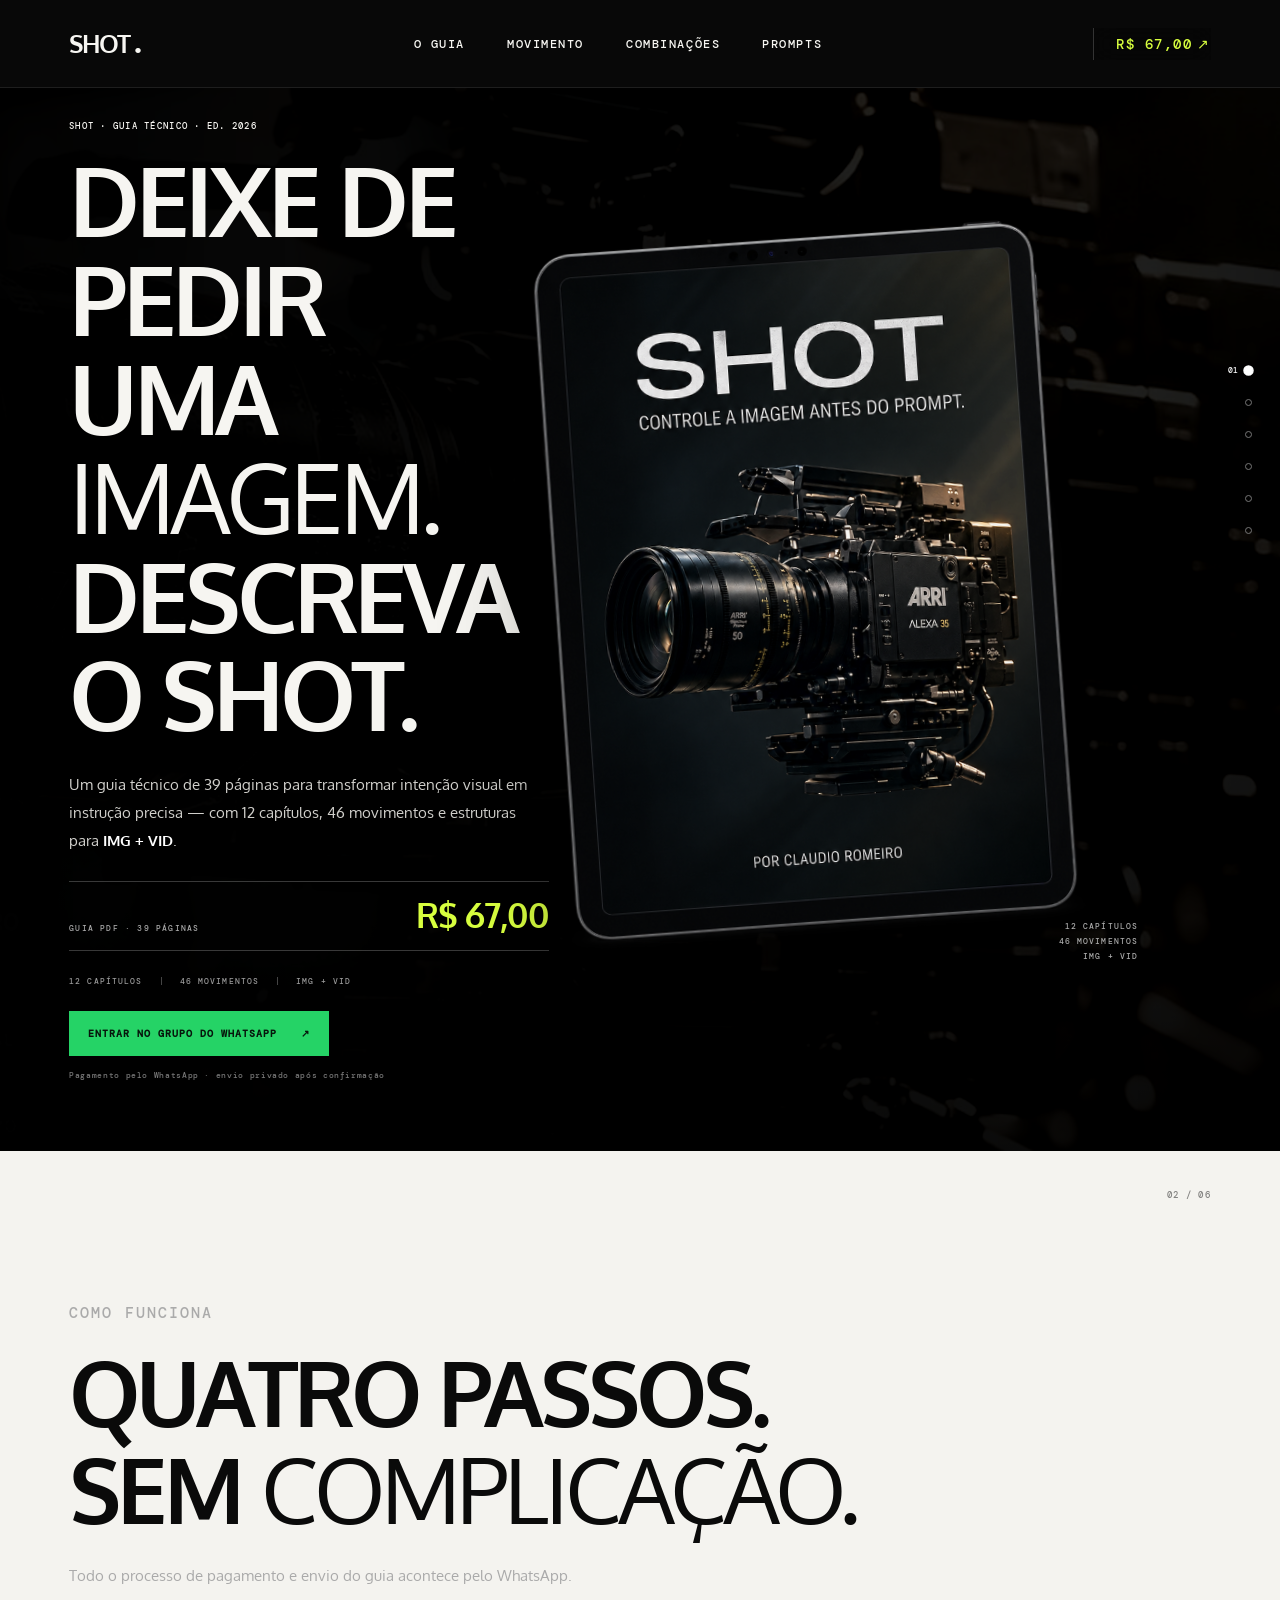
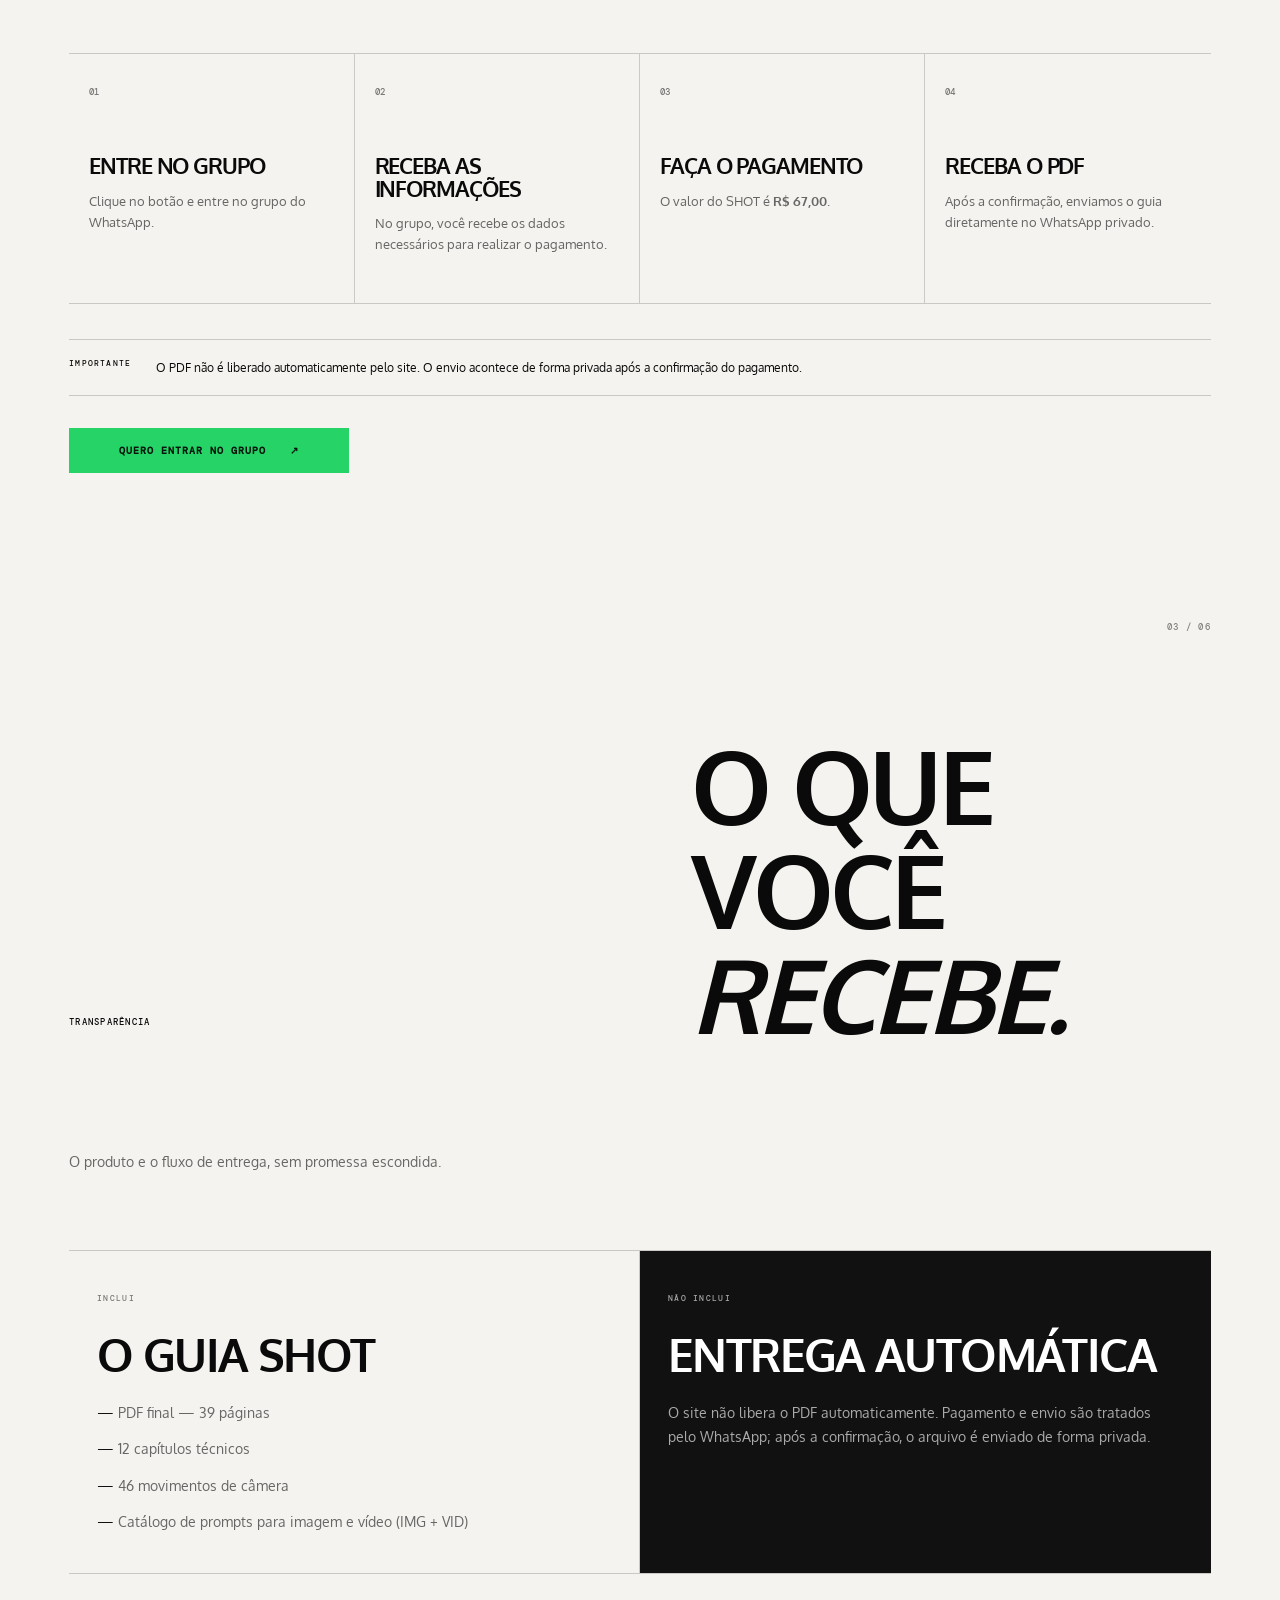
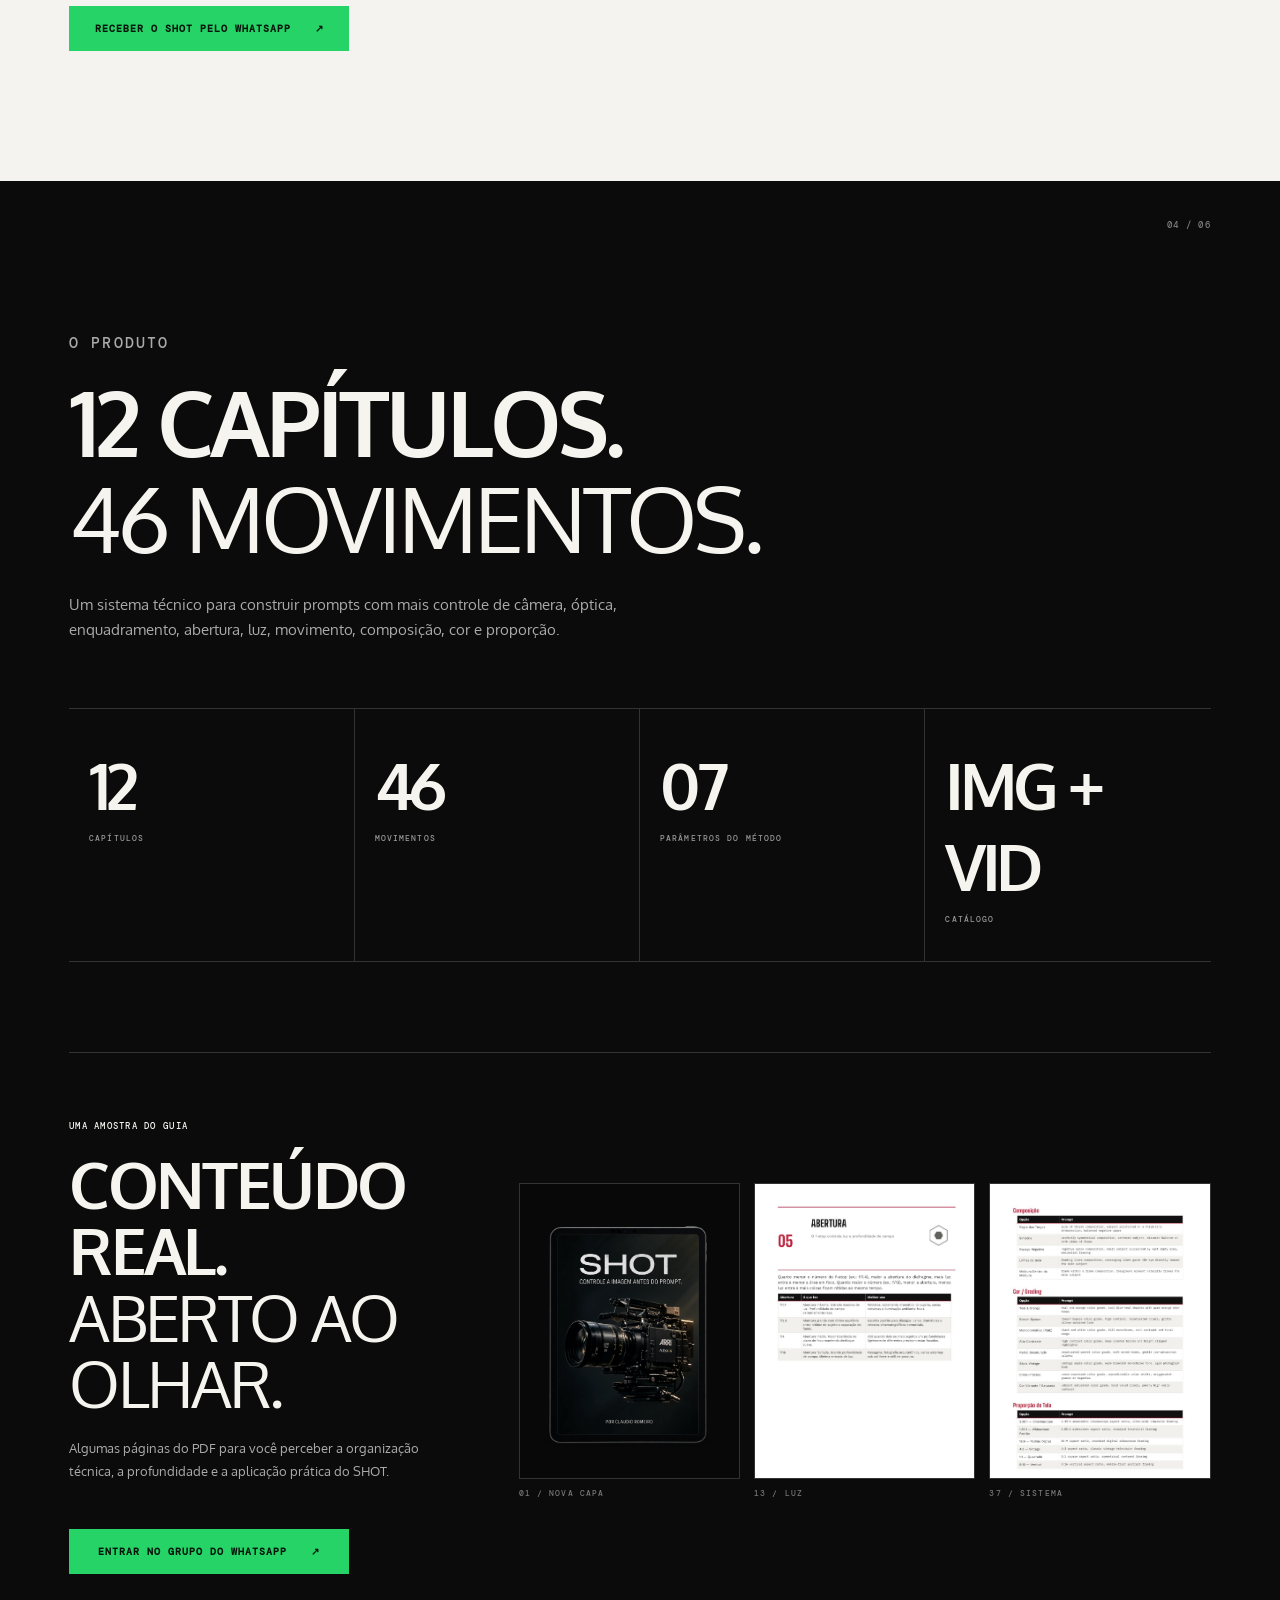
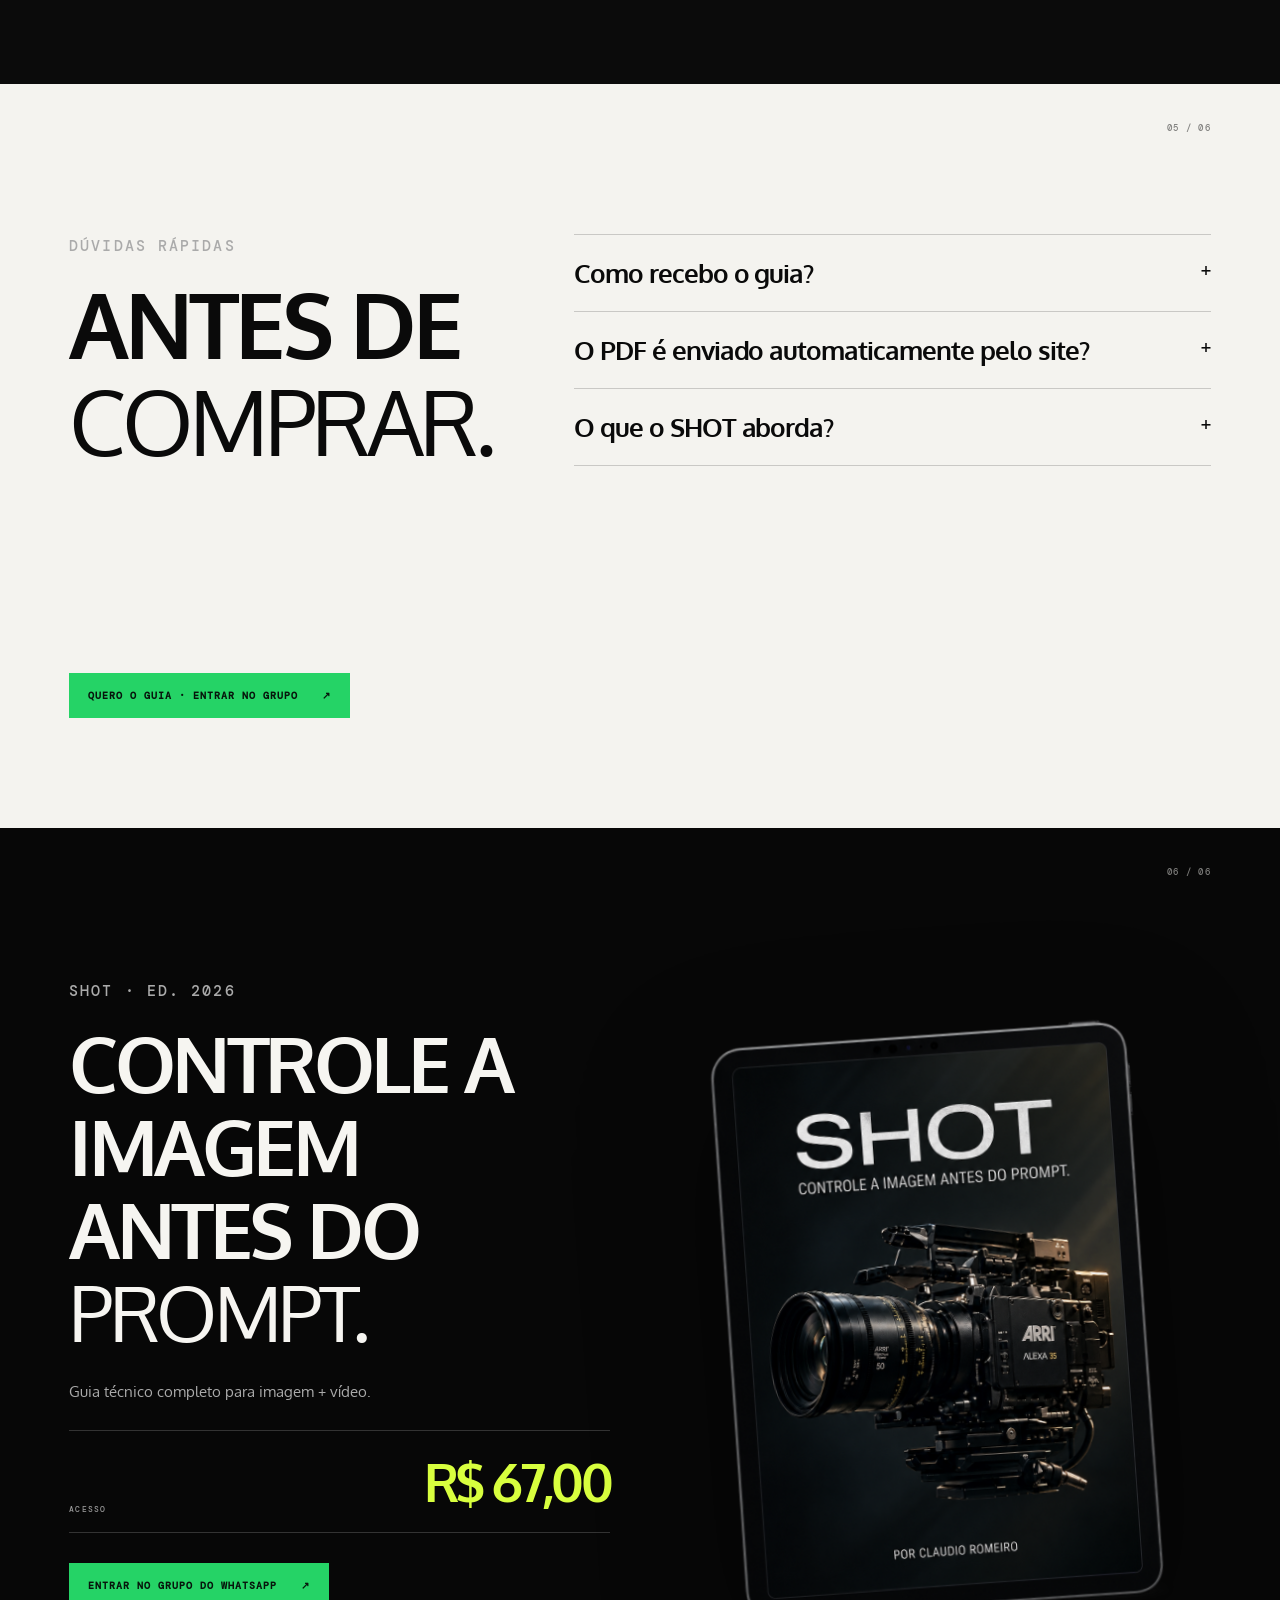
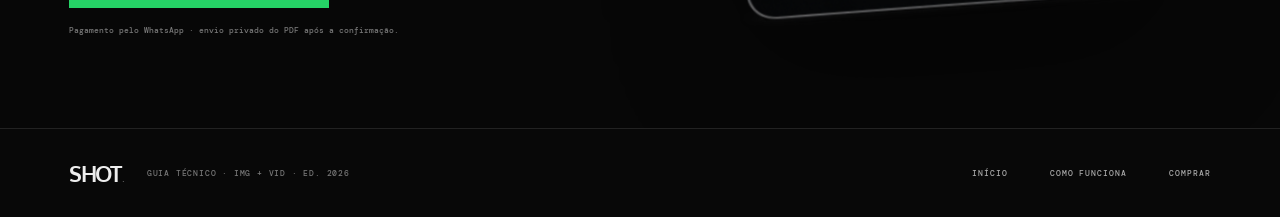
<file: grupo.html>
<!doctype html>
<html lang="pt-BR">
<head>
<meta charset="utf-8"><meta name="viewport" content="width=device-width, initial-scale=1, viewport-fit=cover"><meta name="theme-color" content="#080808">
<meta name="author" content="Claudio Romeiro">
<meta name="robots" content="index,follow,max-image-preview:large,max-snippet:-1,max-video-preview:-1">
<meta name="googlebot" content="index,follow">
<title>Comprar SHOT — Guia Técnico | R$ 67,00</title>
<meta name="description" content="Receba o SHOT — Guia Técnico por R$ 67,00. Entre no grupo do WhatsApp, veja o pagamento e receba o PDF de forma privada após a confirmação.">
<link rel="canonical" href="https://shotguiatecnico.com.br/grupo.html"><meta property="og:type" content="website"><meta property="og:site_name" content="SHOT — Guia Técnico"><meta property="og:locale" content="pt_BR"><meta property="og:title" content="Comprar SHOT — Guia Técnico | R$ 67,00"><meta property="og:description" content="Guia técnico de linguagem cinematográfica para prompts de imagem e vídeo. R$ 67,00 via WhatsApp."><meta property="og:image" content="https://shotguiatecnico.com.br/images/book-highres.avif"><meta property="og:url" content="https://shotguiatecnico.com.br/grupo.html"><meta property="og:image:alt" content="SHOT — Guia Técnico, edição 2026"><meta name="twitter:card" content="summary_large_image">
<meta name="twitter:title" content="Comprar SHOT — Guia Técnico | R$ 67,00">
<meta name="twitter:description" content="Receba o SHOT por WhatsApp: 12 capítulos, 46 movimentos e estruturas para IMG + VID.">
<meta name="twitter:image" content="https://shotguiatecnico.com.br/images/book-highres.avif"><meta name="twitter:image:alt" content="SHOT — Guia Técnico, edição 2026"><link rel="icon" href="images/favicon.svg" type="image/svg+xml"><link rel="stylesheet" href="css/style.css">
<script type="application/ld+json">
{
  "@context":"https://schema.org",
  "@graph":[
    {
      "@type":"WebPage",
      "@id":"https://shotguiatecnico.com.br/grupo.html#webpage",
      "url":"https://shotguiatecnico.com.br/grupo.html",
      "name":"Comprar SHOT — Guia Técnico | R$ 67,00",
      "inLanguage":"pt-BR",
      "isPartOf":{"@id":"https://shotguiatecnico.com.br/#website"},
      "about":{"@id":"https://shotguiatecnico.com.br/#product"}
    },
    {
      "@type":"Product",
      "@id":"https://shotguiatecnico.com.br/#product",
      "name":"SHOT — Guia Técnico",
      "description":"Guia técnico de linguagem cinematográfica para estruturar prompts de imagem e vídeo por Inteligência Artificial.",
      "brand":{"@type":"Brand","name":"SHOT"},
      "author":{"@type":"Person","name":"Claudio Romeiro"},
      "category":"Digital guide",
      "image":["https://shotguiatecnico.com.br/images/shot-tablet.png","https://shotguiatecnico.com.br/images/hero-clean.avif"],
      "offers":{
        "@type":"Offer",
        "priceCurrency":"BRL",
        "price":"67.00",
        "availability":"https://schema.org/InStock",
        "url":"https://shotguiatecnico.com.br/grupo.html"
      }
    },
    {
      "@type":"FAQPage",
      "mainEntity":[
        {"@type":"Question","name":"Como recebo o guia?","acceptedAnswer":{"@type":"Answer","text":"Você entra no grupo do WhatsApp, recebe as informações de pagamento, realiza o pagamento e, após a confirmação, recebe o PDF no WhatsApp privado."}},
        {"@type":"Question","name":"O PDF é enviado automaticamente pelo site?","acceptedAnswer":{"@type":"Answer","text":"Não. Após a confirmação do pagamento, o guia é enviado diretamente no WhatsApp privado."}},
        {"@type":"Question","name":"O que o SHOT aborda?","acceptedAnswer":{"@type":"Answer","text":"O guia documenta 12 capítulos, incluindo câmera, lente, ângulo, enquadramento, abertura, luz, movimento, composição, cor/grading, proporção, combinações e catálogo de prompts."}}
      ]
    }
  ]
}
</script>
</head>
<body data-page="group">
<header class="site-header"><a class="brand" href="index.html" aria-label="SHOT — início">SHOT<span>.</span></a><nav class="desktop-nav" aria-label="Navegação principal"><a href="index.html#parametros">O GUIA</a><a href="index.html#movimento">MOVIMENTO</a><a href="index.html#combinacoes">COMBINAÇÕES</a><a href="index.html#prompts">PROMPTS</a></nav><div class="header-actions"><a class="pill-link" href="#processo">R$ 67,00 <span>↗</span></a><button class="menu-toggle" aria-label="Abrir menu" aria-expanded="false"><i></i><i></i><i></i></button></div></header>
<div class="menu-overlay" data-menu-close></div><aside class="mobile-menu" aria-hidden="true"><div class="mobile-menu-top"><span>NAVEGAÇÃO</span><button class="menu-close" data-menu-close aria-label="Fechar menu">×</button></div><nav><a href="index.html#parametros">O GUIA <small>01</small></a><a href="index.html#movimento">MOVIMENTO <small>02</small></a><a href="index.html#combinacoes">COMBINAÇÕES <small>03</small></a><a href="index.html#prompts">PROMPTS <small>04</small></a><a href="#processo">COMO RECEBER <small>05</small></a><a href="#entrega">O QUE VOCÊ RECEBE <small>06</small></a></nav><div class="mobile-menu-foot"><span>SHOT · ED. 2026</span><span>R$ 67,00</span></div></aside>
<nav class="section-dots" aria-label="Navegação por seções"><a href="#top" data-dot="top"><span>01</span></a><a href="#processo" data-dot="processo"><span>02</span></a><a href="#entrega" data-dot="entrega"><span>03</span></a><a href="#conteudo" data-dot="conteudo"><span>04</span></a><a href="#faq" data-dot="faq"><span>05</span></a><a href="#checkout" data-dot="checkout"><span>06</span></a></nav>
<main>
<section id="top" class="group-hero group-hero-premium section-dark snap-section">
  <div class="group-hero-media" aria-hidden="true"><img src="images/hero-clean.avif" alt="" fetchpriority="high"></div>
  <div class="group-hero-shade" aria-hidden="true"></div>
  <div class="group-copy reveal">
    <p class="eyebrow">SHOT · GUIA TÉCNICO · ED. 2026</p>
    <h1>DEIXE DE<br>PEDIR UMA<br><em>IMAGEM.</em><br>DESCREVA O SHOT.</h1>
    <p>Um guia técnico de 39 páginas para transformar intenção visual em instrução precisa — com 12 capítulos, 46 movimentos e estruturas para <strong>IMG + VID</strong>.</p>
    <div class="group-buy-line"><span>GUIA PDF · 39 PÁGINAS</span><strong>R$ 67,00</strong></div>
    <div class="group-facts"><span>12 CAPÍTULOS</span><span>46 MOVIMENTOS</span><span>IMG + VID</span></div>
    <a class="btn btn-whatsapp" href="https://chat.whatsapp.com/CFjFExe53pTGzJ1cKeg9Kj" data-whatsapp>ENTRAR NO GRUPO DO WHATSAPP <span>↗</span></a>
    <small class="group-trust">Pagamento pelo WhatsApp · envio privado após confirmação</small>
  </div>
  <div class="group-visual group-visual-guide reveal">
    <div class="guide-halo"></div>
    <img class="group-guide" src="images/shot-tablet.png" alt="SHOT — Guia Técnico apresentado em tablet" loading="eager" width="1010" height="989">
    <div class="guide-meta"><span>12 CAPÍTULOS</span><span>46 MOVIMENTOS</span><span>IMG + VID</span></div>
  </div>
</section>
<section id="processo" class="process section-light snap-section"><div class="section-index">02 / 06</div><div class="process-head reveal"><p class="eyebrow">COMO FUNCIONA</p><h2>QUATRO PASSOS.<br>SEM <em>COMPLICAÇÃO.</em></h2><p>Todo o processo de pagamento e envio do guia acontece pelo WhatsApp.</p></div><div class="steps"><article class="step reveal"><span>01</span><h3>ENTRE NO GRUPO</h3><p>Clique no botão e entre no grupo do WhatsApp.</p></article><article class="step reveal"><span>02</span><h3>RECEBA AS INFORMAÇÕES</h3><p>No grupo, você recebe os dados necessários para realizar o pagamento.</p></article><article class="step reveal"><span>03</span><h3>FAÇA O PAGAMENTO</h3><p>O valor do SHOT é <strong>R$ 67,00</strong>.</p></article><article class="step reveal"><span>04</span><h3>RECEBA O PDF</h3><p>Após a confirmação, enviamos o guia diretamente no WhatsApp privado.</p></article></div><div class="notice reveal"><strong>IMPORTANTE</strong><span>O PDF não é liberado automaticamente pelo site. O envio acontece de forma privada após a confirmação do pagamento.</span></div><div class="section-cta reveal"><a class="btn btn-whatsapp" href="https://chat.whatsapp.com/CFjFExe53pTGzJ1cKeg9Kj" data-whatsapp>QUERO ENTRAR NO GRUPO <span>↗</span></a></div></section>
<section id="entrega" class="package section-light snap-section">
  <div class="section-index">03 / 06</div>
  <div class="package-head reveal"><p class="eyebrow">TRANSPARÊNCIA</p><h2>O QUE VOCÊ<br><em>RECEBE.</em></h2><p>O produto e o fluxo de entrega, sem promessa escondida.</p></div>
  <div class="package-grid">
    <article class="package-card reveal"><span>INCLUI</span><h3>O GUIA SHOT</h3><ul><li>PDF final — 39 páginas</li><li>12 capítulos técnicos</li><li>46 movimentos de câmera</li><li>Catálogo de prompts para imagem e vídeo (IMG + VID)</li></ul></article>
    <article class="package-card package-card-dark reveal"><span>NÃO INCLUI</span><h3>ENTREGA AUTOMÁTICA</h3><p>O site não libera o PDF automaticamente. Pagamento e envio são tratados pelo WhatsApp; após a confirmação, o arquivo é enviado de forma privada.</p></article>
  </div><div class="section-cta reveal"><a class="btn btn-whatsapp" href="https://chat.whatsapp.com/CFjFExe53pTGzJ1cKeg9Kj" data-whatsapp>RECEBER O SHOT PELO WHATSAPP <span>↗</span></a></div>
</section>
<section id="conteudo" class="group-content section-dark snap-section"><div class="section-index">04 / 06</div><div class="group-content-head reveal"><p class="eyebrow">O PRODUTO</p><h2>12 CAPÍTULOS.<br><em>46 MOVIMENTOS.</em></h2><p>Um sistema técnico para construir prompts com mais controle de câmera, óptica, enquadramento, abertura, luz, movimento, composição, cor e proporção.</p></div><div class="group-content-grid"><div><strong>12</strong><span>CAPÍTULOS</span></div><div><strong>46</strong><span>MOVIMENTOS</span></div><div><strong>07</strong><span>PARÂMETROS DO MÉTODO</span></div><div><strong>IMG + VID</strong><span>CATÁLOGO</span></div></div><div class="guide-preview reveal"><div class="guide-preview-copy"><span class="eyebrow">UMA AMOSTRA DO GUIA</span><h3>CONTEÚDO REAL.<br><em>ABERTO AO OLHAR.</em></h3><p>Algumas páginas do PDF para você perceber a organização técnica, a profundidade e a aplicação prática do SHOT.</p></div><div class="guide-preview-strip"><figure class="cover-preview"><img src="images/previews/shot-cover.webp" alt="Nova capa do SHOT — Guia Técnico, apresentada em um tablet com câmera cinematográfica." loading="lazy" decoding="async"><figcaption>01 / NOVA CAPA</figcaption></figure><figure><img src="images/previews/shot-light.jpg" alt="Prévia do capítulo Luz do Guia Técnico SHOT" loading="lazy"><figcaption>13 / LUZ</figcaption></figure><figure><img src="images/previews/shot-system.jpg" alt="Prévia de página técnica do Guia SHOT" loading="lazy"><figcaption>37 / SISTEMA</figcaption></figure></div></div><div class="section-cta reveal"><a class="btn btn-whatsapp" href="https://chat.whatsapp.com/CFjFExe53pTGzJ1cKeg9Kj" data-whatsapp>ENTRAR NO GRUPO DO WHATSAPP <span>↗</span></a></div></section>
<section id="faq" class="faq section-light snap-section"><div class="section-index">05 / 06</div><div class="faq-head reveal"><p class="eyebrow">DÚVIDAS RÁPIDAS</p><h2>ANTES DE<br><em>COMPRAR.</em></h2></div><div class="faq-list"><details class="reveal"><summary>Como recebo o guia?</summary><p>Você entra no grupo do WhatsApp, recebe as informações de pagamento, realiza o pagamento e, após a confirmação, recebe o PDF no WhatsApp privado.</p></details><details class="reveal"><summary>O PDF é enviado automaticamente pelo site?</summary><p>Não. Após a confirmação do pagamento, o guia é enviado diretamente no WhatsApp privado.</p></details><details class="reveal"><summary>O que o SHOT aborda?</summary><p>O guia documenta 12 capítulos, incluindo câmera, lente, ângulo, enquadramento, abertura, luz, movimento, composição, cor/grading, proporção, combinações e catálogo de prompts.</p></details></div><div class="section-cta reveal"><a class="btn btn-whatsapp" href="https://chat.whatsapp.com/CFjFExe53pTGzJ1cKeg9Kj" data-whatsapp>QUERO O GUIA · ENTRAR NO GRUPO <span>↗</span></a></div></section>
<section id="checkout" class="checkout section-dark snap-section"><div class="section-index">06 / 06</div><div class="checkout-copy reveal"><p class="eyebrow">SHOT · ED. 2026</p><h2>CONTROLE A IMAGEM<br>ANTES DO <em>PROMPT.</em></h2><p>Guia técnico completo para imagem + vídeo.</p><div class="checkout-price"><small>ACESSO</small><strong>R$ 67,00</strong></div><a class="btn btn-whatsapp" href="https://chat.whatsapp.com/CFjFExe53pTGzJ1cKeg9Kj" data-whatsapp>ENTRAR NO GRUPO DO WHATSAPP <span>↗</span></a><small class="checkout-note">Pagamento pelo WhatsApp · envio privado do PDF após a confirmação.</small></div><div class="checkout-book reveal parallax" data-speed="0.03"><img src="images/shot-tablet.png" alt="SHOT — Guia Técnico apresentado em tablet" loading="lazy" width="1010" height="989"></div></section>
</main>
<a class="mobile-buy-bar" href="https://chat.whatsapp.com/CFjFExe53pTGzJ1cKeg9Kj" data-whatsapp><span>SHOT · R$ 67,00</span><strong>ENTRAR NO WHATSAPP <b>→</b></strong></a>
<footer class="footer"><div><strong>SHOT<span>.</span></strong><span>GUIA TÉCNICO · IMG + VID · ED. 2026</span></div><div><a href="index.html">INÍCIO</a><a href="#processo">COMO FUNCIONA</a><a href="#checkout">COMPRAR</a></div></footer>
<script src="js/script.js" defer></script>
</body></html>
</file>
<file: css/style.css>
@import url('https://fonts.googleapis.com/css2?family=DM+Mono:wght@400;500&family=Oxygen:wght@300;400;700&display=swap');
:root{--bg:#f2f1ed;--ink:#111;--muted:#73726d;--line:#cbc9c2;--dark:#080808;--dark2:#121212;--white:#f6f5f1;--ease:cubic-bezier(.2,.8,.2,1);--gutter:clamp(22px,5vw,80px)}
*{box-sizing:border-box}html{scroll-behavior:smooth;background:var(--bg)}body{margin:0;background:var(--bg);color:var(--ink);font-family:'Oxygen',system-ui,sans-serif;overflow-x:hidden}body.menu-open,body.modal-open{overflow:hidden}a{color:inherit;text-decoration:none}button{font:inherit}img{display:block;max-width:100%}::selection{background:#111;color:#f6f5f1}.sr-only{position:absolute;width:1px;height:1px;padding:0;margin:-1px;overflow:hidden;clip:rect(0,0,0,0);white-space:nowrap;border:0}
.site-header{position:fixed;z-index:1000;top:0;left:0;right:0;height:76px;padding:0 var(--gutter);display:flex;align-items:center;justify-content:space-between;color:#f7f6f2;mix-blend-mode:difference;pointer-events:none}.site-header>*{pointer-events:auto}.brand{font-weight:800;font-size:22px;letter-spacing:-.07em}.brand span,.footer strong span{font-family:'DM Mono',monospace}.desktop-nav{display:flex;gap:34px;font:500 10px 'DM Mono',monospace;letter-spacing:.12em}.desktop-nav a,.pill-link{transition:opacity .25s}.desktop-nav a:hover,.pill-link:hover{opacity:.55}.header-actions{display:flex;align-items:center;gap:18px}.pill-link{font:500 10px 'DM Mono',monospace;letter-spacing:.12em;border:1px solid currentColor;border-radius:999px;padding:11px 15px}.pill-link span{font-size:14px;margin-left:5px}.menu-toggle{display:none;width:42px;height:42px;border:1px solid currentColor;background:transparent;border-radius:50%;position:relative}.menu-toggle i{position:absolute;left:12px;width:18px;height:1px;background:currentColor;transition:transform .35s var(--ease)}.menu-toggle i:first-child{top:16px}.menu-toggle i:last-child{top:24px}.menu-open .menu-toggle i:first-child{transform:translateY(4px) rotate(45deg)}.menu-open .menu-toggle i:last-child{transform:translateY(-4px) rotate(-45deg)}
.menu-overlay{position:fixed;inset:0;background:rgba(0,0,0,.55);backdrop-filter:blur(6px);opacity:0;visibility:hidden;transition:.45s var(--ease);z-index:1090}.menu-overlay.is-open{opacity:1;visibility:visible}.mobile-menu{position:fixed;z-index:1100;top:0;right:0;bottom:0;width:min(88vw,430px);background:#111;color:#f7f6f2;padding:26px;transform:translateX(105%);transition:transform .55s var(--ease);display:flex;flex-direction:column}.menu-open .mobile-menu{transform:none}.mobile-menu-top{display:flex;justify-content:space-between;align-items:center;font:500 10px 'DM Mono',monospace;letter-spacing:.15em}.menu-close{border:0;background:none;color:inherit;font-size:34px;line-height:1;cursor:pointer}.mobile-menu nav{display:grid;margin-top:12vh}.mobile-menu nav a{font-size:clamp(28px,7vw,46px);font-weight:700;letter-spacing:-.06em;padding:18px 0;border-bottom:1px solid #2e2e2e;display:flex;justify-content:space-between;transform:translateX(24px);opacity:0;transition:transform .55s var(--ease),opacity .55s var(--ease)}.menu-open .mobile-menu nav a{transform:none;opacity:1}.menu-open .mobile-menu nav a:nth-child(1){transition-delay:.08s}.menu-open .mobile-menu nav a:nth-child(2){transition-delay:.14s}.menu-open .mobile-menu nav a:nth-child(3){transition-delay:.2s}.menu-open .mobile-menu nav a:nth-child(4){transition-delay:.26s}.menu-open .mobile-menu nav a:nth-child(5){transition-delay:.32s}.mobile-menu nav small{font:500 10px 'DM Mono',monospace;letter-spacing:.1em;color:#777;align-self:center}.mobile-menu-foot{margin-top:auto;display:flex;justify-content:space-between;color:#777;font:500 9px 'DM Mono',monospace;letter-spacing:.12em}
.section-dots{position:fixed;z-index:800;right:28px;top:50%;transform:translateY(-50%);display:grid;gap:10px}.section-dots a{width:28px;height:22px;display:flex;justify-content:flex-end;align-items:center;color:#777;font:500 8px 'DM Mono',monospace}.section-dots a:after{content:'';width:5px;height:5px;border:1px solid currentColor;border-radius:50%;margin-left:7px;transition:.3s}.section-dots a span{opacity:0;transform:translateX(5px);transition:.3s}.section-dots a.is-active{color:#fff}.section-light~* .section-dots{}body[data-page="home"] .section-dots a.is-active{color:#111}body[data-page="home"] .section-dots{mix-blend-mode:difference}.section-dots a.is-active span{opacity:1;transform:none}.section-dots a.is-active:after{background:currentColor;transform:scale(1.5)}
.section-dark{background:var(--dark);color:var(--white)}.section-light{background:var(--bg);color:var(--ink)}.snap-section{scroll-margin-top:0}.section-index{position:absolute;top:38px;right:var(--gutter);font:500 9px 'DM Mono',monospace;letter-spacing:.14em;opacity:.48}.eyebrow{margin:0 0 18px;font:500 9px 'DM Mono',monospace;letter-spacing:.18em}.btn{display:inline-flex;align-items:center;justify-content:space-between;gap:24px;min-width:200px;padding:15px 18px;border:1px solid currentColor;font:600 10px 'DM Mono',monospace;letter-spacing:.1em;transition:transform .3s var(--ease),background .3s,color .3s}.btn:hover{transform:translateY(-3px)}.btn-light{background:#f5f4ef;color:#111;border-color:#f5f4ef}.btn-dark{background:#111;color:#f5f4ef;border-color:#111}.text-link{font:500 9px 'DM Mono',monospace;letter-spacing:.14em;padding-bottom:6px;border-bottom:1px solid currentColor}.text-link span{margin-left:8px}
.hero{min-height:100svh;position:relative;overflow:hidden}.hero-media,.hero-media img{position:absolute;inset:0;width:100%;height:100%;object-fit:cover}.hero-media img{transform:scale(1.03)}.hero-overlay{position:absolute;inset:0;background:linear-gradient(90deg,rgba(0,0,0,.76) 0%,rgba(0,0,0,.36) 48%,rgba(0,0,0,.58) 100%),linear-gradient(0deg,rgba(0,0,0,.45),transparent 35%)}.hero-grid{min-height:100svh;position:relative;z-index:2;display:grid;grid-template-columns:1.4fr .6fr;align-items:center;padding:120px var(--gutter) 60px}.hero-copy{max-width:850px}.hero-copy h1{font-size:clamp(60px,9vw,138px);line-height:.82;letter-spacing:-.085em;margin:0 0 30px;font-weight:800}.hero-copy h1 em,.parameters-intro h2 em,.method-head h2 em,.movement h2 em,.archive h2 em,.prompt-head h2 em,.final-method h2 em,.receive h2 em,.group-copy h1 em,.process h2 em,.group-content h2 em,.faq h2 em,.checkout h2 em{font-style:normal;font-weight:400}.hero-lead{max-width:600px;color:#d4d3cf;font-size:clamp(14px,1.5vw,19px);line-height:1.6;margin:0 0 34px}.hero-cta{display:flex;gap:24px;align-items:center}.hero-specs{justify-self:end;width:min(320px,100%);display:grid;gap:0;border-top:1px solid rgba(255,255,255,.35)}.hero-specs>div{padding:15px 0;border-bottom:1px solid rgba(255,255,255,.22);display:flex;justify-content:space-between;gap:20px}.hero-specs b{font:500 8px 'DM Mono',monospace;letter-spacing:.15em;color:#aaa}.hero-specs span{font:500 9px/1.55 'DM Mono',monospace;text-align:right}.hero-index{position:absolute;bottom:42px;right:var(--gutter);font:500 9px 'DM Mono',monospace;letter-spacing:.12em;color:#aaa}
.parameters{position:relative;padding:150px var(--gutter) 110px;min-height:100svh}.parameters-intro{max-width:700px;margin-bottom:70px}.parameters-intro h2,.method-head h2,.movement h2,.archive h2,.prompt-head h2,.receive h2,.group-content h2,.process h2,.faq h2,.checkout h2{font-size:clamp(52px,7vw,100px);line-height:.86;letter-spacing:-.075em;margin:0 0 26px}.parameters-intro p:last-child,.method-head p:last-child,.movement-intro p:last-child,.archive-head p:last-child,.prompt-head p:last-child,.receive-copy p,.process-head p,.group-content-head p,.faq-head p,.checkout-copy p{max-width:610px;color:#aaa;font-size:15px;line-height:1.65}.parameter-grid{display:grid;grid-template-columns:repeat(12,1fr);gap:14px}.parameter-card{position:relative;overflow:hidden;min-height:440px;background:#151515;padding:22px;display:flex;flex-direction:column;justify-content:flex-end;isolation:isolate}.parameter-card:nth-child(1){grid-column:span 7}.parameter-card:nth-child(2){grid-column:span 5}.parameter-card:nth-child(3){grid-column:span 4}.parameter-card:nth-child(4){grid-column:span 4}.parameter-card:nth-child(5){grid-column:span 4}.parameter-card:after{content:'';position:absolute;inset:0;background:linear-gradient(0deg,rgba(0,0,0,.8),transparent 58%);z-index:-1}.parameter-card img{position:absolute;inset:0;width:100%;height:100%;object-fit:cover;z-index:-2;filter:saturate(.82) contrast(1.06);transition:transform .8s var(--ease),filter .8s}.parameter-card:hover img{transform:scale(1.045);filter:saturate(1) contrast(1.05)}.card-meta{display:flex;justify-content:space-between;font:500 8px 'DM Mono',monospace;letter-spacing:.14em;color:#d3d2ce;margin-bottom:18px}.parameter-card h3{font-size:clamp(28px,3vw,48px);line-height:.9;letter-spacing:-.06em;margin:0 0 10px}.parameter-card p{margin:0;color:#d1d0cb;font-size:12px;line-height:1.5;max-width:360px}
.method{position:relative;padding:150px var(--gutter) 110px}.method-head{display:grid;grid-template-columns:1fr 1fr;gap:50px;align-items:end;margin-bottom:65px}.method-head h2{margin:0}.method-head p:last-child{margin:0}.chapter-list{border-top:1px solid var(--line)}.chapter{display:grid;grid-template-columns:70px 1.1fr 1fr;gap:20px;align-items:center;border-bottom:1px solid var(--line);padding:18px 0;transition:padding .35s var(--ease),background .35s}.chapter:hover{padding-left:12px;padding-right:12px;background:#e8e7e1}.chapter span,.chapter small{font:500 9px 'DM Mono',monospace;color:#777;letter-spacing:.08em}.chapter strong{font-size:clamp(18px,2.2vw,30px);letter-spacing:-.05em}.chapter-feature{background:#111;color:#f4f3ee}.chapter-feature span,.chapter-feature small{color:#aaa}.chapter-feature:hover{background:#111}
.movement{position:relative;min-height:100svh;padding:150px var(--gutter) 60px;display:flex;flex-direction:column;justify-content:center;overflow:hidden}.movement-intro{max-width:780px}.movement h2{font-size:clamp(55px,8vw,118px)}.movement-track{display:flex;align-items:center;gap:25px;white-space:nowrap;margin:80px -10vw 80px;font:800 clamp(44px,8vw,125px) 'Oxygen',sans-serif;letter-spacing:-.09em;color:#f5f4ef}.movement-word:nth-child(odd){opacity:.98}.movement-arrow{font:400 28px 'DM Mono',monospace;color:#777}.movement-foot{display:flex;justify-content:space-between;border-top:1px solid #303030;padding-top:16px;font:500 8px 'DM Mono',monospace;letter-spacing:.16em;color:#999}
.archive{position:relative;padding:150px var(--gutter) 110px}.archive-head{display:grid;grid-template-columns:1fr 1fr;gap:50px;align-items:end;margin-bottom:65px}.archive-list{border-top:1px solid var(--line)}.archive-item{width:100%;background:none;border:0;border-bottom:1px solid var(--line);display:grid;grid-template-columns:60px 1.15fr 1fr 30px;gap:20px;align-items:center;text-align:left;padding:24px 0;color:inherit;cursor:pointer;transition:.35s var(--ease)}.archive-item:hover{padding-left:14px;padding-right:14px;background:#e8e7e1}.archive-item span,.archive-item small{font:500 8px/1.5 'DM Mono',monospace;color:#777;letter-spacing:.08em}.archive-item strong{font-size:clamp(18px,2vw,29px);letter-spacing:-.045em}.archive-item b{font:400 25px 'DM Mono',monospace;text-align:right}.archive-item small{font-size:9px}
.prompt-section{position:relative;padding:150px var(--gutter) 120px}.prompt-head{display:grid;grid-template-columns:1fr 1fr;gap:50px;align-items:end;margin-bottom:65px}.prompt-columns{display:grid;grid-template-columns:repeat(3,1fr);gap:14px}.prompt-box{min-height:320px;border:1px solid #333;padding:25px;display:flex;flex-direction:column}.prompt-box>span{font:500 8px 'DM Mono',monospace;color:#999;letter-spacing:.15em}.prompt-box h3{font-size:30px;letter-spacing:-.06em;margin:35px 0 auto}.prompt-box code{font:11px/1.65 'DM Mono',monospace;color:#bbb;border-top:1px solid #333;padding-top:18px}.final-method{position:relative;min-height:100svh;padding:150px var(--gutter);display:flex;align-items:center}.final-method-copy{max-width:1100px}.final-method h2{font-size:clamp(45px,6.2vw,92px);line-height:.93;letter-spacing:-.075em;margin:0 0 34px}.final-method p{max-width:700px;color:#aaa;line-height:1.7;font-size:15px;margin-bottom:34px}.receive{min-height:90svh;position:relative;padding:150px var(--gutter) 100px;display:grid;grid-template-columns:1fr 1fr;align-items:center;gap:50px}.receive-copy{max-width:600px}.book-stage{position:relative;display:flex;justify-content:center}.book-stage img{width:min(720px,100%);filter:drop-shadow(0 35px 50px rgba(0,0,0,.18));transform:rotate(-3deg)}
.combo-modal{position:fixed;inset:0;z-index:2000;display:grid;place-items:center;padding:20px;opacity:0;visibility:hidden;transition:.35s}.combo-modal.is-open{opacity:1;visibility:visible}.combo-modal-backdrop{position:absolute;inset:0;background:rgba(0,0,0,.68);backdrop-filter:blur(10px)}.combo-panel{position:relative;width:min(760px,100%);max-height:90svh;overflow:auto;background:#f5f4ef;color:#111;padding:28px;transform:translateY(30px);transition:.5s var(--ease);box-shadow:0 30px 80px rgba(0,0,0,.35)}.combo-modal.is-open .combo-panel{transform:none}.combo-panel-top{display:flex;justify-content:space-between;align-items:center;font:500 8px 'DM Mono',monospace;letter-spacing:.15em}.combo-panel-top button{border:0;background:none;font-size:32px;cursor:pointer}.combo-panel .eyebrow{color:#777;margin:34px 0 12px}.combo-panel h2{font-size:clamp(46px,7vw,78px);line-height:.86;letter-spacing:-.07em;margin:0 0 20px}.combo-copy{font-size:14px;line-height:1.65;color:#666;max-width:610px}.combo-spec-grid{display:grid;grid-template-columns:repeat(2,1fr);border-top:1px solid var(--line);border-left:1px solid var(--line);margin-top:26px}.combo-spec-grid>div{padding:16px;border-right:1px solid var(--line);border-bottom:1px solid var(--line);display:grid;gap:7px}.combo-spec-grid span,.combo-prompt>span{font:500 8px 'DM Mono',monospace;color:#777;letter-spacing:.12em}.combo-spec-grid strong{font-size:14px}.combo-prompt{margin-top:18px;border:1px solid var(--line);padding:18px;background:#e8e7e1}.combo-prompt code{display:block;margin-top:10px;font:11px/1.65 'DM Mono',monospace;color:#333}.combo-go{margin-top:18px}
.group-hero{min-height:100svh;display:grid;grid-template-columns:1.1fr .9fr;align-items:center;padding:130px var(--gutter) 70px;position:relative;overflow:hidden}.group-copy h1{font-size:clamp(62px,8.5vw,120px);line-height:.82;letter-spacing:-.085em;margin:0 0 30px}.group-copy>p:not(.eyebrow){max-width:620px;color:#bbb;line-height:1.7;font-size:15px;margin-bottom:34px}.group-visual{position:relative;justify-self:end;width:min(580px,100%)}.phone-frame{overflow:hidden;background:#1b1b1b}.phone-frame img{width:100%;aspect-ratio:1/1;object-fit:cover;object-position:center}.price-stamp{position:absolute;left:-35px;bottom:25px;background:#f5f4ef;color:#111;padding:20px 25px;display:grid;gap:4px;box-shadow:0 20px 50px rgba(0,0,0,.25)}.price-stamp span,.price-stamp small{font:500 8px 'DM Mono',monospace;letter-spacing:.14em;color:#666}.price-stamp strong{font-size:38px;letter-spacing:-.07em}.process,.group-content,.faq{position:relative;padding:150px var(--gutter) 110px}.process-head,.group-content-head,.faq-head{max-width:850px;margin-bottom:65px}.steps{display:grid;grid-template-columns:repeat(4,1fr);border-top:1px solid var(--line);border-bottom:1px solid var(--line)}.step{padding:25px 20px 35px;border-right:1px solid var(--line)}.step:last-child{border-right:0}.step>span{font:500 9px 'DM Mono',monospace;color:#777}.step h3{font-size:22px;letter-spacing:-.05em;margin:55px 0 14px}.step p{font-size:13px;line-height:1.6;color:#666}.notice{display:flex;gap:25px;margin-top:35px;padding:18px 0;border-top:1px solid var(--line);border-bottom:1px solid var(--line);font-size:12px;line-height:1.6}.notice strong{font:500 8px 'DM Mono',monospace;letter-spacing:.15em}.group-content{background:#0b0b0b;color:#f5f4ef}.group-content-head p{color:#aaa}.group-content-grid{display:grid;grid-template-columns:repeat(4,1fr);border-top:1px solid #333;border-bottom:1px solid #333}.group-content-grid div{padding:35px 20px;border-right:1px solid #333}.group-content-grid div:last-child{border-right:0}.group-content-grid strong{display:block;font-size:clamp(40px,5vw,75px);letter-spacing:-.07em}.group-content-grid span{font:500 8px 'DM Mono',monospace;letter-spacing:.14em;color:#999}.faq{display:grid;grid-template-columns:.8fr 1.2fr;gap:80px}.faq-list{border-top:1px solid var(--line)}.faq-list details{border-bottom:1px solid var(--line);padding:22px 0}.faq-list summary{cursor:pointer;list-style:none;font-size:clamp(18px,2vw,28px);font-weight:700;letter-spacing:-.04em}.faq-list summary::-webkit-details-marker{display:none}.faq-list summary:after{content:'+';float:right;font:400 20px 'DM Mono',monospace}.faq-list details[open] summary:after{content:'−'}.faq-list p{max-width:700px;color:#666;font-size:13px;line-height:1.7;margin:15px 0 0}.checkout{min-height:100svh;padding:150px var(--gutter) 90px;display:grid;grid-template-columns:1fr 1fr;align-items:center;gap:60px;position:relative;overflow:hidden}.checkout-copy{max-width:720px}.checkout h2{font-size:clamp(48px,6vw,90px)}.checkout-copy>p:not(.eyebrow){color:#aaa;margin-bottom:20px}.checkout-price{border-top:1px solid #333;border-bottom:1px solid #333;padding:18px 0;margin:25px 0 30px;display:flex;align-items:end;justify-content:space-between}.checkout-price small{font:500 8px 'DM Mono',monospace;color:#999;letter-spacing:.15em}.checkout-price strong{font-size:52px;letter-spacing:-.07em}.checkout-note{display:block;color:#777;font:500 8px/1.6 'DM Mono',monospace;margin-top:16px}.checkout-book{display:flex;justify-content:center}.checkout-book img{width:min(720px,100%);filter:drop-shadow(0 30px 60px rgba(0,0,0,.4));transform:rotate(-4deg)}.footer{background:#080808;color:#eee;padding:30px var(--gutter);display:flex;justify-content:space-between;align-items:center;border-top:1px solid #222}.footer>div{display:flex;align-items:center;gap:20px}.footer strong{font-size:22px;letter-spacing:-.07em}.footer span{font:500 8px 'DM Mono',monospace;color:#777;letter-spacing:.1em}.footer a{font:500 8px 'DM Mono',monospace;letter-spacing:.12em;color:#aaa;margin-left:22px}
.reveal{opacity:0;transform:translateY(32px);transition:opacity .8s var(--ease),transform .8s var(--ease)}.reveal.is-visible{opacity:1;transform:none}.reveal-delay{transition-delay:.18s}.parallax{will-change:transform}.section-dark .reveal{--reveal-color:#fff}.section-light .reveal{--reveal-color:#111}
[data-scroll-progress]{position:fixed;z-index:1200;top:0;left:0;width:0;height:2px;background:currentColor;mix-blend-mode:difference;pointer-events:none}
@media(max-width:1023px){.desktop-nav,.pill-link{display:none}.menu-toggle{display:block}.site-header{height:68px}.section-dots{display:none}.hero-grid{grid-template-columns:1fr;padding-top:105px}.hero-copy h1{font-size:clamp(58px,13vw,100px)}.hero-specs{margin-top:70px;justify-self:start;width:min(500px,100%)}.hero-index{bottom:24px}.parameters,.method,.movement,.archive,.prompt-section,.final-method,.receive,.process,.group-content,.faq,.checkout{padding-top:120px}.parameter-grid{grid-template-columns:1fr 1fr}.parameter-card{grid-column:span 1!important;min-height:380px}.parameter-card:last-child{grid-column:1/-1!important}.method-head,.archive-head,.prompt-head,.faq{grid-template-columns:1fr}.method-head,.archive-head,.prompt-head{gap:18px}.chapter{grid-template-columns:45px 1fr}.chapter small{grid-column:2}.prompt-columns{grid-template-columns:1fr 1fr}.prompt-box:last-child{grid-column:1/-1}.group-hero{grid-template-columns:1fr;padding-top:110px}.group-visual{justify-self:start;width:min(620px,100%);margin-top:50px}.steps{grid-template-columns:1fr 1fr}.step:nth-child(2){border-right:0}.step:nth-child(-n+2){border-bottom:1px solid var(--line)}.group-content-grid{grid-template-columns:1fr 1fr}.group-content-grid div:nth-child(2){border-right:0}.group-content-grid div:nth-child(-n+2){border-bottom:1px solid #333}.checkout{grid-template-columns:1fr}.checkout-book{order:-1}.price-stamp{left:20px}.footer{align-items:flex-start;gap:30px}.footer>div{display:grid;gap:8px}.footer a{margin:0}}
@media(max-width:600px){.site-header{padding:0 18px}.brand{font-size:20px}.menu-toggle{width:38px;height:38px}.hero-grid{padding-left:20px;padding-right:20px}.hero-copy h1{font-size:clamp(54px,15.5vw,84px)}.hero-lead{font-size:14px}.hero-cta{align-items:flex-start;flex-direction:column}.hero-specs{margin-top:45px}.hero-specs>div{padding:12px 0}.parameters,.method,.movement,.archive,.prompt-section,.final-method,.receive,.process,.group-content,.faq,.checkout{padding-left:20px;padding-right:20px;padding-top:100px}.section-index{top:24px;right:20px}.parameters-intro h2,.method-head h2,.movement h2,.archive h2,.prompt-head h2,.receive h2,.group-content h2,.process h2,.faq h2,.checkout h2{font-size:clamp(45px,13vw,70px)}.parameter-grid{grid-template-columns:1fr}.parameter-card,.parameter-card:last-child{grid-column:auto!important;min-height:360px}.method-head,.archive-head,.prompt-head{margin-bottom:42px}.chapter{grid-template-columns:36px 1fr}.chapter strong{font-size:21px}.chapter small{font-size:8px}.movement-track{margin:55px -15vw 55px;font-size:55px;gap:15px}.movement-arrow{font-size:18px}.movement-foot{gap:15px;flex-wrap:wrap}.archive-item{grid-template-columns:35px 1fr 25px}.archive-item small{grid-column:2;grid-row:3}.archive-item strong{font-size:19px}.archive-item b{grid-column:3;grid-row:1/3}.prompt-columns{grid-template-columns:1fr}.prompt-box:last-child{grid-column:auto}.prompt-box{min-height:260px}.receive{grid-template-columns:1fr}.book-stage{margin-top:20px}.combo-spec-grid{grid-template-columns:1fr}.combo-panel{padding:22px 18px}.combo-panel h2{font-size:48px}.group-copy h1{font-size:clamp(58px,16vw,86px)}.price-stamp{left:10px;bottom:10px;padding:15px 18px}.price-stamp strong{font-size:30px}.steps{grid-template-columns:1fr}.step{border-right:0!important;border-bottom:1px solid var(--line)!important;padding:22px 0}.step:last-child{border-bottom:0!important}.step h3{margin-top:32px}.notice{display:grid;gap:10px}.group-content-grid{grid-template-columns:1fr}.group-content-grid div,.group-content-grid div:nth-child(2){border-right:0;border-bottom:1px solid #333}.group-content-grid div:last-child{border-bottom:0}.faq{display:block}.faq-list{margin-top:50px}.checkout-price strong{font-size:42px}.footer{display:grid;padding:28px 20px}.footer>div:last-child{display:flex;flex-wrap:wrap}.footer a{margin-right:18px}.footer span{line-height:1.4}.mobile-menu{width:92vw;padding:22px}.mobile-menu nav{margin-top:9vh}.mobile-menu nav a{font-size:32px;padding:15px 0}}
@media(prefers-reduced-motion:reduce){html{scroll-behavior:auto}.reveal{opacity:1;transform:none;transition:none}.parameter-card img,.btn,.archive-item,.mobile-menu,.menu-overlay,.combo-modal,.combo-panel{transition:none}.parallax{transform:none!important}}


/* =========================================================
   V16 — ART DIRECTION / CINEMA TECHNICAL EDITORIAL
   ========================================================= */
:root{
  --bg:#f4f3ef;
  --paper:#e9e8e2;
  --ink:#0a0a0a;
  --dark:#070707;
  --dark2:#101010;
  --line:rgba(10,10,10,.18);
  --line-dark:rgba(255,255,255,.16);
  --gutter:clamp(20px,5.4vw,96px);
  --ease:cubic-bezier(.16,1,.3,1);
}
body{font-feature-settings:"ss01" 1,"ss02" 1;letter-spacing:-.01em}
.site-header{height:82px;mix-blend-mode:normal;background:linear-gradient(180deg,rgba(0,0,0,.18),transparent);color:#fff}
.site-header:after{content:"";position:absolute;left:var(--gutter);right:var(--gutter);bottom:0;height:1px;background:rgba(255,255,255,.22)}
.brand{font-size:24px;letter-spacing:-.085em}
.desktop-nav{font-size:9px;gap:28px}
.pill-link{border-radius:0;padding:10px 13px;background:rgba(0,0,0,.18);backdrop-filter:blur(12px)}
.menu-toggle{border-radius:0;background:rgba(0,0,0,.16);backdrop-filter:blur(12px)}
.hero:before{content:"";position:absolute;inset:0;z-index:1;pointer-events:none;background-image:linear-gradient(rgba(255,255,255,.055) 1px,transparent 1px),linear-gradient(90deg,rgba(255,255,255,.055) 1px,transparent 1px);background-size:80px 80px;mask-image:linear-gradient(90deg,rgba(0,0,0,.85),transparent 75%)}
.hero-media img{filter:saturate(.88) contrast(1.05);transform:scale(1.035)}
.hero-overlay{background:linear-gradient(90deg,rgba(0,0,0,.82) 0%,rgba(0,0,0,.40) 54%,rgba(0,0,0,.54) 100%),linear-gradient(0deg,rgba(0,0,0,.62),transparent 42%)}
.hero-grid{grid-template-columns:minmax(0,1.25fr) minmax(280px,.55fr);padding-top:145px}
.hero-copy{position:relative}
.hero-copy:before{content:"REC / 2026 / TECHNICAL LANGUAGE";position:absolute;left:0;top:-34px;font:500 8px 'DM Mono',monospace;letter-spacing:.16em;color:rgba(255,255,255,.5)}
.hero-copy h1{font-size:clamp(62px,9.5vw,148px);max-width:1000px;line-height:.78;letter-spacing:-.095em}
.hero-copy h1 em{position:relative;display:inline-block}
.hero-copy h1 em:after{content:"";position:absolute;left:0;right:0;bottom:-5px;height:1px;background:rgba(255,255,255,.65);transform-origin:left;animation:shotLine 1.1s .6s var(--ease) both}
@keyframes shotLine{from{transform:scaleX(0)}to{transform:scaleX(1)}}
.hero-lead{max-width:560px;font-size:clamp(15px,1.35vw,18px);color:#ddd}
.hero-specs{border-left:1px solid rgba(255,255,255,.3);padding-left:24px;position:relative}
.hero-specs:before{content:"FRAME / SPEC";position:absolute;top:-28px;left:24px;font:500 8px 'DM Mono',monospace;letter-spacing:.15em;color:#777}
.hero-specs>div{padding:16px 0;border-bottom:1px solid rgba(255,255,255,.18)}
.hero-specs b{font-size:8px;letter-spacing:.15em;color:#8d8d89}
.hero-specs span{font-size:13px;line-height:1.45;letter-spacing:.02em}
.hero-index{font-size:8px;letter-spacing:.18em}

.parameters{padding-top:170px;padding-bottom:180px;position:relative;overflow:hidden}
.parameters:before,.method:before,.archive:before{content:"SHOT / FIELD NOTES";position:absolute;left:var(--gutter);top:38px;font:500 8px 'DM Mono',monospace;letter-spacing:.17em;opacity:.42}
.parameters-intro{display:grid;grid-template-columns:.7fr 1.3fr;column-gap:8vw;align-items:end;margin-bottom:72px}
.parameters-intro h2{font-size:clamp(58px,8vw,120px);line-height:.79;letter-spacing:-.095em}
.parameters-intro>p:last-child{max-width:460px;margin:0 0 4px;color:#aaa;line-height:1.65;font-size:14px}
.parameter-grid{grid-template-columns:1.15fr .85fr .85fr;grid-auto-rows:420px;gap:2px;background:#262626}
.parameter-card{min-height:0!important;border-radius:0;overflow:hidden;position:relative;background:#111;border:0}
.parameter-card:nth-child(1){grid-row:span 2}
.parameter-card:nth-child(4){grid-column:2/4}
.parameter-card img{position:absolute;inset:0;width:100%;height:100%;object-fit:cover;filter:grayscale(.12) contrast(1.08);opacity:.76;transition:transform 1.1s var(--ease),opacity .7s ease,filter .7s ease}
.parameter-card:after{content:"";position:absolute;inset:0;background:linear-gradient(180deg,rgba(0,0,0,.08),rgba(0,0,0,.82));pointer-events:none}
.parameter-card:hover img{transform:scale(1.055);opacity:.95;filter:grayscale(0) contrast(1.05)}
.parameter-card .card-meta,.parameter-card h3,.parameter-card p{position:absolute;z-index:2;left:24px;right:24px}
.parameter-card .card-meta{top:22px;display:flex;justify-content:space-between;font:500 8px 'DM Mono',monospace;letter-spacing:.14em;color:#d1d1cd}
.parameter-card h3{bottom:55px;font-size:clamp(25px,3vw,46px);line-height:.9;letter-spacing:-.065em;color:#fff;margin:0}
.parameter-card p{bottom:23px;font-size:10px;color:#c5c5c0;margin:0;letter-spacing:.01em}

.method{padding-top:170px;padding-bottom:170px;position:relative;overflow:hidden}
.method-head{grid-template-columns:1.1fr .9fr;gap:7vw;align-items:end}
.method-head h2{font-size:clamp(60px,8vw,120px);line-height:.78;letter-spacing:-.095em}
.method-head>p:last-child{max-width:460px;line-height:1.65;color:#666;margin:0}
.chapter-list{border-top:1px solid var(--line);margin-top:70px}
.chapter{min-height:92px;grid-template-columns:60px 1fr auto;align-items:center;border-bottom:1px solid var(--line);transition:padding .45s var(--ease),background .45s ease}
.chapter:hover{padding-left:18px;background:rgba(0,0,0,.035)}
.chapter strong{font-size:clamp(25px,3vw,44px);letter-spacing:-.07em}
.chapter small{font-size:9px;letter-spacing:.05em;color:#777}
.chapter-feature{background:#111;color:#f4f3ef;margin:0 -18px;padding-left:18px;padding-right:18px}
.chapter-feature small{color:#999}

.movement{min-height:100svh;padding-top:180px;padding-bottom:70px;display:flex;flex-direction:column;justify-content:center;overflow:hidden;position:relative}
.movement:before{content:"07 / 12";position:absolute;left:var(--gutter);top:40px;font:500 8px 'DM Mono',monospace;letter-spacing:.16em;color:#777}
.movement-intro{max-width:850px;position:relative;z-index:2}
.movement h2{font-size:clamp(65px,9vw,138px);line-height:.76;letter-spacing:-.1em}
.movement-track{width:max-content;margin:90px 0 90px -6vw;display:flex;align-items:center;gap:38px;white-space:nowrap;transform-origin:center}
.movement-word{font-size:clamp(72px,12vw,190px);font-weight:600;letter-spacing:-.1em;color:#eee}
.movement-word:nth-child(3),.movement-word:nth-child(7){color:#666}
.movement-arrow{font:500 16px 'DM Mono',monospace;color:#777}
.movement-foot{border-top:1px solid #333;padding-top:18px;display:flex;justify-content:space-between;font:500 8px 'DM Mono',monospace;letter-spacing:.15em;color:#777}

.archive{padding-top:170px;padding-bottom:170px;position:relative}
.archive-head{grid-template-columns:1fr 1fr;gap:8vw;align-items:end}
.archive h2{font-size:clamp(60px,8vw,118px);line-height:.78;letter-spacing:-.095em}
.archive-head>p:last-child{max-width:440px;margin:0 0 3px;line-height:1.65;color:#666}
.archive-list{border-top:1px solid var(--line);margin-top:70px}
.archive-item{min-height:108px;grid-template-columns:55px 1fr 42px;align-items:center;border:0;border-bottom:1px solid var(--line);background:none;padding:0;text-align:left;cursor:pointer;color:inherit;width:100%;transition:padding .5s var(--ease),background .35s ease}
.archive-item:hover{padding-left:18px;background:rgba(0,0,0,.035)}
.archive-item span,.archive-item b{font:500 9px 'DM Mono',monospace;color:#777}
.archive-item strong{font-size:clamp(24px,3vw,42px);letter-spacing:-.07em}
.archive-item small{font-size:9px;color:#777;letter-spacing:.03em}
.archive-item b{justify-self:end;font-size:18px;transition:transform .4s var(--ease)}
.archive-item:hover b{transform:translate(5px,-5px);color:#111}

.prompt-section{padding-top:170px;padding-bottom:170px;position:relative;overflow:hidden}
.prompt-head{grid-template-columns:1fr .75fr;gap:8vw;align-items:end}
.prompt-head h2{font-size:clamp(60px,8vw,120px);line-height:.78;letter-spacing:-.095em}
.prompt-head>p:last-child{max-width:430px;color:#aaa;line-height:1.65;margin:0}
.prompt-columns{gap:2px;background:#333;margin-top:70px}
.prompt-box{background:#0c0c0c;border:0;min-height:340px;padding:30px;position:relative;overflow:hidden}
.prompt-box:before{content:"";position:absolute;right:-40px;bottom:-80px;width:220px;height:220px;border:1px solid #333;border-radius:50%}
.prompt-box>span{font:500 8px 'DM Mono',monospace;letter-spacing:.18em;color:#888}
.prompt-box h3{font-size:clamp(34px,4vw,62px);letter-spacing:-.08em;margin:70px 0 28px}
.prompt-box code{font:11px/1.7 'DM Mono',monospace;color:#aaa;max-width:470px;display:block}

.final-method{min-height:100svh;display:flex;align-items:center;position:relative;overflow:hidden;padding-top:160px;padding-bottom:120px}
.final-method:after{content:"SHOT";position:absolute;right:-.05em;bottom:-.25em;font-size:clamp(220px,38vw,600px);line-height:.7;letter-spacing:-.12em;color:#111;pointer-events:none}
.final-method-copy{position:relative;z-index:2;max-width:1200px}
.final-method h2{font-size:clamp(50px,7.5vw,112px);line-height:.8;letter-spacing:-.095em}
.final-method-copy>p:not(.eyebrow){max-width:620px;color:#aaa;line-height:1.65}
.receive{padding-top:180px;padding-bottom:180px;display:grid;grid-template-columns:.8fr 1.2fr;align-items:center;gap:6vw;overflow:hidden}
.receive h2{font-size:clamp(60px,8vw,120px);line-height:.78;letter-spacing:-.095em}
.receive-copy>p:not(.eyebrow){max-width:450px;color:#666;line-height:1.65}
.book-stage{position:relative}
.book-stage:before{content:"PDF / 40 PÁGINAS / ED. 2026";position:absolute;top:4%;right:4%;font:500 8px 'DM Mono',monospace;letter-spacing:.16em;color:#777;z-index:2}
.book-stage img{filter:drop-shadow(0 45px 90px rgba(0,0,0,.25));transition:transform 1s var(--ease)}
.book-stage:hover img{transform:rotate(-2deg) scale(1.025)}

.combo-panel{border-radius:0;max-height:90vh;overflow:auto;border:1px solid #222}
.combo-panel h2{letter-spacing:-.09em}
.combo-prompt{background:#e2e1db;border-color:#c6c4bc}

@media(max-width:1023px){
 .hero-grid{grid-template-columns:1fr;padding-top:120px}
 .hero-copy h1{font-size:clamp(58px,13vw,105px)}
 .hero-specs{margin-top:58px}
 .parameters-intro,.method-head,.archive-head,.prompt-head{grid-template-columns:1fr;gap:22px}
 .parameter-grid{grid-template-columns:1fr 1fr;grid-auto-rows:380px}
 .parameter-card:nth-child(1){grid-row:span 1}
 .parameter-card:nth-child(4){grid-column:auto}
 .parameter-card:last-child{grid-column:1/-1!important}
 .chapter{grid-template-columns:50px 1fr;gap:10px}
 .chapter small{grid-column:2}
 .movement-track{margin-left:-4vw}
 .final-method:after{font-size:40vw}
 .receive{grid-template-columns:1fr}
}
@media(max-width:600px){
 .site-header{height:68px}
 .site-header:after{left:18px;right:18px}
 .hero-copy:before{font-size:7px}
 .hero-copy h1{font-size:clamp(52px,15.4vw,88px);line-height:.8}
 .hero-grid{padding-top:105px}
 .hero-specs{padding-left:16px}
 .parameters,.method,.movement,.archive,.prompt-section,.final-method,.receive{padding-top:110px;padding-bottom:100px}
 .parameters-intro h2,.method-head h2,.archive h2,.prompt-head h2,.receive h2{font-size:clamp(50px,14vw,78px)}
 .parameter-grid{grid-template-columns:1fr;grid-auto-rows:390px}
 .parameter-card:last-child{grid-column:auto!important}
 .parameter-card h3{font-size:34px}
 .chapter{min-height:84px}
 .chapter-feature{margin:0;padding-left:12px}
 .movement{min-height:92svh}
 .movement h2{font-size:clamp(55px,16vw,86px)}
 .movement-track{margin:65px 0 65px -16vw;gap:20px}
 .movement-word{font-size:75px}
 .archive-item{grid-template-columns:35px 1fr 24px;min-height:112px}
 .archive-item strong{font-size:22px}
 .archive-item small{font-size:8px}
 .prompt-box{min-height:300px;padding:24px}
 .prompt-box h3{margin-top:58px}
 .final-method h2{font-size:clamp(45px,13vw,72px)}
 .final-method:after{font-size:55vw;bottom:-.12em}
 .receive h2{font-size:clamp(50px,14vw,80px)}
}

/* V17 — header + image refinement */
.site-header{
  height:74px;
  background:#050505;
  color:#f7f6f2;
  mix-blend-mode:normal;
  padding:0 var(--gutter);
  border-bottom:1px solid rgba(255,255,255,.12);
}
.site-header:after{display:none}
.brand{font-size:21px;letter-spacing:-.075em}
.header-actions{gap:12px}
.pill-link{
  border:0;
  border-left:1px solid #333;
  border-radius:0;
  padding:0 0 0 18px;
  min-height:26px;
  display:flex;
  align-items:center;
  font-size:10px;
}
.menu-toggle{border:1px solid #444;border-radius:0;width:38px;height:38px}
.menu-toggle i{left:10px;width:18px}
.menu-toggle i:first-child{top:14px}.menu-toggle i:last-child{top:22px}

/* Parameter images: smaller, cleaner, more editorial */
.parameters{padding-top:145px;padding-bottom:150px}
.parameters-intro{margin-bottom:48px}
.parameter-grid{grid-template-columns:repeat(12,1fr);grid-auto-rows:285px;gap:10px;background:transparent}
.parameter-card{min-height:0!important;padding:18px}
.parameter-card:nth-child(1){grid-column:span 5;grid-row:span 2}
.parameter-card:nth-child(2){grid-column:span 7}
.parameter-card:nth-child(3){grid-column:span 3}
.parameter-card:nth-child(4){grid-column:span 4}
.parameter-card:nth-child(5){grid-column:span 5}
.parameter-card img{opacity:.9;filter:grayscale(.08) contrast(1.04);transform:none}
.parameter-card:hover img{transform:scale(1.025);opacity:1}
.parameter-card h3{bottom:48px}
.parameter-card p{bottom:18px}

/* Guide mockup: preserve natural proportions and keep it physically smaller */
.receive{grid-template-columns:.9fr 1.1fr;gap:5vw}
.book-stage{width:min(560px,100%);justify-self:center}
.book-stage img{width:100%;height:auto;max-height:620px;object-fit:contain;object-position:center;transform:none;filter:drop-shadow(0 28px 55px rgba(0,0,0,.22))}
.book-stage:hover img{transform:translateY(-4px) rotate(-.8deg) scale(1.01)}

@media(max-width:1023px){
  .site-header{height:68px}
  .parameter-grid{grid-template-columns:1fr 1fr;grid-auto-rows:270px;gap:8px}
  .parameter-card:nth-child(1){grid-column:span 1;grid-row:span 1}
  .parameter-card:nth-child(2),.parameter-card:nth-child(3),.parameter-card:nth-child(4){grid-column:span 1}
  .parameter-card:nth-child(5){grid-column:1/-1}
  .book-stage{width:min(500px,100%)}
}
@media(max-width:600px){
  .site-header{height:64px;padding:0 18px}
  .brand{font-size:20px}
  .pill-link{display:flex;font-size:9px;padding-left:12px}
  .menu-toggle{width:36px;height:36px}
  .parameters{padding-top:100px;padding-bottom:100px}
  .parameter-grid{grid-template-columns:1fr;grid-auto-rows:220px;gap:7px}
  .parameter-card:nth-child(n){grid-column:auto;grid-row:auto}
  .parameter-card{padding:15px}
  .parameter-card h3{bottom:42px;font-size:30px}
  .parameter-card p{bottom:15px;font-size:9px}
  .book-stage{width:min(390px,100%);margin:18px auto 0}
  .book-stage img{max-height:none}
}


/* V18 — 12 chapter cinematic carousel */
.chapter-carousel{position:relative;margin-top:20px}
.carousel-head{display:flex;align-items:flex-end;justify-content:space-between;margin-bottom:18px;border-bottom:1px solid rgba(255,255,255,.14);padding-bottom:14px}
.carousel-head>div:first-child{display:flex;align-items:center;gap:18px}
.carousel-count{font:500 9px/1 'DM Mono',monospace;letter-spacing:.13em;color:#8e8e8a}
.carousel-controls{display:flex;gap:8px}
.carousel-arrow{width:42px;height:42px;border:1px solid rgba(255,255,255,.26);background:transparent;color:#fff;border-radius:50%;font:400 18px/1 'DM Mono',monospace;display:grid;place-items:center;cursor:pointer;transition:background .25s ease,color .25s ease,border-color .25s ease,transform .25s ease}
.carousel-arrow:hover{background:#fff;color:#0a0a0a;border-color:#fff;transform:translateY(-2px)}
.chapter-track{display:flex;gap:12px;overflow-x:auto;scroll-snap-type:x mandatory;scroll-behavior:smooth;scrollbar-width:none;padding:0 0 8px;outline:none}
.chapter-track::-webkit-scrollbar{display:none}
.chapter-slide{position:relative;flex:0 0 calc((100% - 24px)/3);height:440px;overflow:hidden;scroll-snap-align:start;background:#151515;border:1px solid rgba(255,255,255,.08)}
.chapter-slide img{position:absolute;inset:0;width:100%;height:100%;object-fit:cover;object-position:center;display:block;filter:saturate(.78) contrast(1.08);transition:transform .8s cubic-bezier(.2,.7,.2,1),filter .5s ease}
.chapter-slide:hover img{transform:scale(1.045);filter:saturate(.96) contrast(1.08)}
.slide-shade{position:absolute;inset:0;background:linear-gradient(180deg,rgba(0,0,0,.12) 0%,rgba(0,0,0,.02) 38%,rgba(0,0,0,.78) 100%),linear-gradient(90deg,rgba(0,0,0,.18),transparent 50%,rgba(0,0,0,.22))}
.slide-meta{position:absolute;top:16px;left:16px;right:16px;display:flex;justify-content:space-between;font:500 8px/1 'DM Mono',monospace;letter-spacing:.13em;color:rgba(255,255,255,.82);text-transform:uppercase}
.slide-copy{position:absolute;left:20px;right:20px;bottom:20px}
.slide-tag{display:inline-block;margin-bottom:9px;font:500 8px/1 'DM Mono',monospace;letter-spacing:.16em;color:rgba(255,255,255,.62);border-bottom:1px solid rgba(255,255,255,.25);padding-bottom:7px}
.slide-copy h3{font-size:clamp(29px,3.2vw,50px);line-height:.92;letter-spacing:-.055em;font-weight:700;margin:0 0 9px;color:#fff}
.slide-copy p{font:400 10px/1.45 'DM Mono',monospace;letter-spacing:.01em;color:rgba(255,255,255,.72);max-width:300px;margin:0}
.carousel-footer{display:flex;align-items:center;justify-content:space-between;margin-top:16px}
.carousel-dots{display:flex;align-items:center;gap:7px}
.carousel-dot{width:5px;height:5px;padding:0;border:0;border-radius:50%;background:#50504d;cursor:pointer;transition:transform .25s ease,background .25s ease,width .25s ease}
.carousel-dot.is-active{width:22px;border-radius:5px;background:#f7f6f2}
.carousel-hint{font:500 8px/1 'DM Mono',monospace;letter-spacing:.14em;color:#666663}
.parameters-intro h2{letter-spacing:-.065em}
.parameters-intro>p:last-child{max-width:610px;color:#9c9c98;font-size:13px;line-height:1.65}

/* Keep the guide as a clean transparent object — no stretched box */
.book-stage{width:min(430px,72%);display:flex;align-items:center;justify-content:center}
.book-stage img{width:100%;height:auto;max-height:610px;object-fit:contain;object-position:center;filter:drop-shadow(0 24px 42px rgba(0,0,0,.25));transform:none}
.book-stage:hover img{transform:translateY(-5px) rotate(-.45deg) scale(1.01)}
.receive{align-items:center}

@media(max-width:1100px){
  .chapter-slide{flex-basis:calc((100% - 12px)/2)}
}
@media(max-width:760px){
  .chapter-carousel{margin-top:8px}
  .carousel-head{align-items:center}
  .carousel-head>div:first-child{gap:12px}
  .carousel-controls{gap:6px}
  .carousel-arrow{width:38px;height:38px}
  .chapter-slide{flex-basis:88%;height:420px}
  .slide-copy h3{font-size:38px}
  .carousel-footer{margin-top:12px}
  .carousel-hint{display:none}
  .carousel-dots{gap:5px;max-width:100%;overflow:hidden}
  .parameters-intro>p:last-child{font-size:12px}
  .book-stage{width:min(330px,82%);margin-inline:auto}
}
@media(max-width:480px){
  .chapter-slide{height:390px}
  .slide-copy{left:16px;right:16px;bottom:17px}
  .slide-meta{top:14px;left:14px;right:14px}
  .slide-copy h3{font-size:34px}
  .chapter-track{gap:8px}
  .carousel-dot{width:4px;height:4px}
  .carousel-dot.is-active{width:17px}
}

@media(max-width:1023px){.header-actions{flex-direction:row}.menu-toggle{order:1}.pill-link{order:2;border-left:1px solid #333;padding-left:14px}}


/* V19 — editorial typography, 12-chapter interaction, social proof, premium purchase hero */
body{font-family:'Oxygen',system-ui,sans-serif}
.brand,.footer strong{font-family:'Oxygen',system-ui,sans-serif;font-weight:700}
h1,h2,h3,.hero-copy h1,.parameters-intro h2,.method-head h2,.movement h2,.archive h2,.prompt-head h2,.final-method h2,.receive h2,.group-copy h1,.process h2,.group-content h2,.faq h2,.checkout h2{font-family:'Oxygen',system-ui,sans-serif;letter-spacing:-.035em;line-height:1.02}
.hero-copy h1{line-height:.92;letter-spacing:-.045em}
.parameters-intro h2,.method-head h2,.movement h2,.archive h2,.prompt-head h2,.receive h2,.group-content h2,.process h2,.faq h2,.checkout h2{line-height:.98;letter-spacing:-.04em}
.final-method h2{line-height:1.08;letter-spacing:-.035em;max-width:1180px}
.eyebrow{letter-spacing:.14em}

/* Top navigation: solid black editorial bar */
.site-header{background:#080808;mix-blend-mode:normal;color:#f7f6f2;border-bottom:1px solid rgba(255,255,255,.09)}

/* Parameter intro: text deliberately moves to the right */
.parameters-intro{max-width:none;display:grid;grid-template-columns:1.05fr .95fr;gap:8vw;align-items:end;margin-bottom:52px}
.parameters-intro-main{min-width:0}
.parameters-intro-note{max-width:520px;justify-self:end;border-top:1px solid rgba(255,255,255,.2);padding-top:14px;margin-bottom:6px}
.parameters-intro-note>span{font:500 8px/1 'DM Mono',monospace;letter-spacing:.16em;color:#777}
.parameters-intro-note p{margin:16px 0 0;max-width:480px;color:#aaa;font-size:14px;line-height:1.75}

/* 12 chapters: hover has a clear, elegant response */
.chapter-carousel{margin-top:14px}
.chapter-carousel:hover .carousel-head{border-bottom-color:rgba(255,255,255,.28)}
.carousel-head .eyebrow{transition:letter-spacing .35s ease,color .35s ease}
.chapter-carousel:hover .carousel-head .eyebrow{letter-spacing:.22em;color:#fff}
.chapter-slide{transition:transform .45s var(--ease),border-color .45s ease,box-shadow .45s ease}
.chapter-slide:after{content:'';position:absolute;left:0;right:0;bottom:0;height:2px;background:#fff;transform:scaleX(0);transform-origin:left;transition:transform .5s var(--ease);z-index:5}
.chapter-slide:hover{transform:translateY(-6px);border-color:rgba(255,255,255,.32);box-shadow:0 18px 55px rgba(0,0,0,.28)}
.chapter-slide:hover:after{transform:scaleX(1)}
.chapter-slide:hover .slide-meta{color:#fff}
.slide-copy h3{line-height:1.02;letter-spacing:-.035em}
.slide-copy p{line-height:1.65}
.slide-tag{transition:transform .4s var(--ease),letter-spacing .4s ease}
.chapter-slide:hover .slide-tag{transform:translateX(4px);letter-spacing:.2em}
.carousel-arrow{border-radius:0;width:44px;height:44px}
.carousel-dot.is-active{width:28px}

/* Combination arrows on the far right */
.archive-item{grid-template-columns:55px 1fr 42px}
.archive-item b{font:400 22px/1 'Oxygen',sans-serif;justify-self:end;transition:transform .35s var(--ease),opacity .35s ease}
.archive-item:hover b{transform:translateX(7px);opacity:1}
.archive-item strong{font-family:'Oxygen',sans-serif;font-weight:700;letter-spacing:-.025em;line-height:1.08}

/* Social proof area — real testimonials/results only */
.social-proof{position:relative;padding:160px var(--gutter) 140px;overflow:hidden}
.social-head{display:grid;grid-template-columns:1fr 1fr;gap:8vw;align-items:end;margin-bottom:70px}
.social-head h2{font-size:clamp(58px,8vw,120px);margin:0;line-height:.98}
.social-head>p{max-width:470px;margin:0 0 5px;color:#666;font-size:14px;line-height:1.8}
.social-grid{display:grid;grid-template-columns:1fr 1fr 1fr;border-top:1px solid var(--line);border-bottom:1px solid var(--line)}
.social-card{min-height:330px;padding:28px 24px;display:flex;flex-direction:column;justify-content:space-between;border-right:1px solid var(--line)}
.social-card:last-child{border-right:0}
.social-card>span{font:500 8px/1 'DM Mono',monospace;letter-spacing:.16em;color:#777}
.social-card strong{font:700 clamp(24px,3vw,42px)/1.05 'Oxygen',sans-serif;letter-spacing:-.03em}
.social-card p{max-width:320px;margin:0;color:#777;font-size:12px;line-height:1.65}
.social-card-image{background:#111;color:#f5f4ef;border-color:#333}
.social-card-image>span,.social-card-image p{color:#999}

/* Final method: give the formula air */
.final-method-copy{max-width:1260px}
.final-method h2{margin-bottom:46px}
.final-method-copy>p:not(.eyebrow){font-size:15px;line-height:1.8;max-width:680px;margin-bottom:38px}

/* Purchase hero: cinematic, product-first */
.group-hero-premium{isolation:isolate;grid-template-columns:1.02fr .98fr;padding-top:120px}
.group-hero-media{position:absolute;inset:0;z-index:-3}
.group-hero-media img{width:100%;height:100%;object-fit:cover;object-position:center;filter:brightness(.42) saturate(.65) contrast(1.12)}
.group-hero-shade{position:absolute;inset:0;z-index:-2;background:linear-gradient(90deg,rgba(0,0,0,.94) 0%,rgba(0,0,0,.72) 48%,rgba(0,0,0,.38) 100%),linear-gradient(0deg,rgba(0,0,0,.62),transparent 48%)}
.group-copy{position:relative;z-index:2;max-width:760px}
.group-copy h1{font-size:clamp(58px,7.5vw,112px);line-height:.96;letter-spacing:-.04em;margin-bottom:32px}
.group-copy>p:not(.eyebrow){font-size:15px;line-height:1.85;max-width:610px;color:#d0cfcb;margin-bottom:26px}
.group-copy>p strong{color:#fff}
.group-buy-line{max-width:610px;display:flex;align-items:end;justify-content:space-between;border-top:1px solid rgba(255,255,255,.22);border-bottom:1px solid rgba(255,255,255,.22);padding:16px 0 18px;margin-bottom:26px}
.group-buy-line span{font:500 8px/1 'DM Mono',monospace;letter-spacing:.15em;color:#aaa}
.group-buy-line strong{font:700 34px/1 'Oxygen',sans-serif;letter-spacing:-.03em}
.group-visual-guide{position:relative;z-index:2;justify-self:end;width:min(620px,100%);min-height:620px;display:grid;place-items:center}
.guide-halo{position:absolute;width:74%;aspect-ratio:1;border-radius:50%;background:radial-gradient(circle,rgba(255,255,255,.16) 0%,rgba(255,255,255,.055) 38%,transparent 70%);filter:blur(8px)}
.group-guide{position:relative;width:min(590px,100%);height:auto;object-fit:contain;filter:drop-shadow(0 38px 50px rgba(0,0,0,.5));transform:rotate(-3deg);transition:transform .7s var(--ease),filter .7s ease}
.group-visual-guide:hover .group-guide{transform:rotate(-1deg) translateY(-8px);filter:drop-shadow(0 50px 70px rgba(0,0,0,.58))}
.guide-meta{position:absolute;right:0;bottom:20px;display:grid;gap:7px;text-align:right;font:500 8px/1 'DM Mono',monospace;letter-spacing:.13em;color:#aaa}

.checkout-book img{width:min(620px,100%);height:auto;object-fit:contain;filter:drop-shadow(0 35px 60px rgba(0,0,0,.42));transform:rotate(-3deg)}

@media(max-width:1023px){
  .parameters-intro,.social-head{grid-template-columns:1fr;gap:28px}
  .parameters-intro-note{justify-self:start;max-width:600px}
  .social-grid{grid-template-columns:1fr 1fr}
  .social-card:nth-child(2){border-right:0}
  .social-card:last-child{grid-column:1/-1;border-top:1px solid var(--line);border-right:0}
  .group-hero-premium{grid-template-columns:1fr;padding-top:110px}
  .group-visual-guide{justify-self:center;min-height:auto;margin-top:35px;width:min(600px,100%)}
  .guide-meta{right:12px;bottom:0}
}
@media(max-width:600px){
  .site-header{background:#080808}
  .parameters-intro-note p{font-size:13px;line-height:1.7}
  .chapter-slide{flex-basis:88%}
  .social-proof{padding-top:110px;padding-bottom:100px}
  .social-grid{grid-template-columns:1fr}
  .social-card,.social-card:nth-child(2),.social-card:last-child{border-right:0;border-top:0;border-bottom:1px solid var(--line);grid-column:auto;min-height:270px}
  .social-card:last-child{border-bottom:0}
  .final-method h2{font-size:clamp(43px,11.5vw,70px);line-height:1.08}
  .final-method h2 br{display:none}
  .group-copy h1{font-size:clamp(51px,14vw,78px);line-height:1}
  .group-hero-premium{padding-bottom:70px}
  .group-visual-guide{margin-top:22px}
  .guide-meta{position:static;margin-top:4px;display:flex;justify-content:space-between;text-align:left;gap:10px;flex-wrap:wrap}
  .group-buy-line strong{font-size:29px}
}

/* V20 — final editorial refinement */
:root{--type-leading:1.16}
body{font-family:'Oxygen',system-ui,sans-serif;letter-spacing:0}
p,h1,h2,h3,h4,h5,h6{overflow-wrap:normal}
.parameters-intro h2,.method-head h2,.movement h2,.archive h2,.prompt-head h2,.receive h2,.group-content h2,.process h2,.faq h2,.checkout h2,.social-head h2{line-height:1.08;letter-spacing:-.045em}
.parameters-intro h2 em,.method-head h2 em,.movement h2 em,.archive h2 em,.prompt-head h2 em,.receive h2 em,.group-content h2 em,.process h2 em,.faq h2 em,.checkout h2 em,.social-head h2 em{display:inline-block}
.parameters-intro-note p,.method-head>p:last-child,.archive-head>p:last-child,.prompt-head>p:last-child,.receive-copy>p:not(.eyebrow),.social-head>p{line-height:1.85}
.chapter-slide{border-color:rgba(255,255,255,.12);box-shadow:0 0 0 rgba(0,0,0,0)}
.chapter-slide:before{content:'';position:absolute;inset:12px;border:1px solid rgba(255,255,255,0);z-index:4;pointer-events:none;transition:border-color .45s ease}
.chapter-slide:hover:before{border-color:rgba(255,255,255,.24)}
.chapter-slide:hover{transform:translateY(-8px);box-shadow:0 24px 70px rgba(0,0,0,.34)}
.chapter-slide .slide-copy{bottom:24px}
.chapter-slide .slide-copy h3{line-height:1.05;letter-spacing:-.035em;margin-bottom:12px}
.chapter-slide .slide-copy p{line-height:1.7}
.carousel-arrow:disabled{opacity:.25;cursor:not-allowed;transform:none!important;background:transparent;color:#fff}
.carousel-arrow:not(:disabled):hover{transform:translateY(-2px) scale(1.03)}
.carousel-footer{padding-top:2px}
.carousel-hint{opacity:.75}
.archive-head{align-items:end}
.archive-head>p:last-child{max-width:520px}
.archive-item{position:relative;min-height:94px;padding:20px 0}
.archive-item strong{line-height:1.14;letter-spacing:-.025em}
.archive-item b{font-size:26px;line-height:1;opacity:.72}
.archive-item:hover{padding-left:12px;padding-right:8px}
.final-method{min-height:100svh}
.final-method h2{display:grid;gap:12px;font-size:clamp(48px,6.3vw,94px);line-height:1.08;letter-spacing:-.035em;margin-bottom:52px}
.final-method h2 span{display:block;white-space:normal}
.final-method h2 em{white-space:nowrap}
.final-method-copy>p:not(.eyebrow){line-height:1.85}
.social-proof{background:#f4f3ee}
.social-card{min-height:350px}
.social-card strong{line-height:1.1}
/* Purchase hero: calmer image, stronger product silhouette and value hierarchy */
.group-hero-premium{min-height:100svh;grid-template-columns:minmax(0,.95fr) minmax(420px,1.05fr);gap:4vw}
.group-hero-media img{object-position:58% center;filter:brightness(.28) saturate(.62) contrast(1.18)}
.group-hero-shade{background:linear-gradient(90deg,rgba(0,0,0,.96) 0%,rgba(0,0,0,.83) 42%,rgba(0,0,0,.36) 76%,rgba(0,0,0,.62) 100%),linear-gradient(0deg,rgba(0,0,0,.72),transparent 52%)}
.group-copy h1{line-height:1.03;letter-spacing:-.045em;margin-bottom:28px}
.group-copy>p:not(.eyebrow){line-height:1.85}
.group-facts{display:flex;gap:18px;flex-wrap:wrap;margin:0 0 26px;color:#999;font:500 8px/1 'DM Mono',monospace;letter-spacing:.14em}
.group-facts span{padding-right:18px;border-right:1px solid #444}.group-facts span:last-child{border-right:0}
.group-trust{display:block;margin-top:13px;color:#777;font:500 8px/1.6 'DM Mono',monospace;letter-spacing:.08em}
.group-visual-guide{min-height:680px}
.group-guide{width:min(560px,92%)}
.guide-meta{bottom:10px}
.guide-preview{margin-top:90px;border-top:1px solid #333;padding-top:60px;display:grid;grid-template-columns:.7fr 1.3fr;gap:6vw;align-items:end}
.guide-preview-copy h3{font-size:clamp(42px,5vw,72px);line-height:1.04;letter-spacing:-.04em;margin:18px 0 20px}
.guide-preview-copy h3 em{font-style:normal;font-weight:400}
.guide-preview-copy p{max-width:430px;color:#aaa;line-height:1.8;font-size:13px}
.guide-preview-strip{display:grid;grid-template-columns:repeat(3,1fr);gap:14px;align-items:end}
.guide-preview figure{margin:0}.guide-preview figure img{width:100%;aspect-ratio:3/4;object-fit:cover;object-position:top;border:1px solid #333;display:block;transition:transform .5s ease,border-color .5s ease}.guide-preview figure:hover img{transform:translateY(-6px);border-color:#777}.guide-preview figcaption{font:500 8px/1 'DM Mono',monospace;letter-spacing:.14em;color:#777;margin-top:10px}
.checkout h2{line-height:1.08}
.checkout-book img{width:min(570px,100%)}
@media(max-width:1023px){
 .group-hero-premium{grid-template-columns:1fr;gap:0}.group-visual-guide{min-height:auto;margin-top:20px}.group-guide{width:min(500px,86%)}
 .guide-preview{grid-template-columns:1fr;gap:35px}.guide-preview-strip{max-width:760px}
 .final-method h2{font-size:clamp(44px,8vw,80px)}
}
@media(max-width:600px){
 .parameters-intro h2,.method-head h2,.movement h2,.archive h2,.prompt-head h2,.receive h2,.group-content h2,.process h2,.faq h2,.checkout h2,.social-head h2{line-height:1.08}
 .chapter-slide{height:410px}
 .chapter-slide .slide-copy h3{line-height:1.08}
 .archive-item{min-height:90px}
 .final-method h2{font-size:clamp(40px,11.7vw,68px);gap:10px;line-height:1.1;margin-bottom:38px}
 .final-method h2 em{white-space:normal}
 .group-copy h1{font-size:clamp(49px,14vw,78px);line-height:1.04}
 .group-facts{gap:10px}.group-facts span{padding-right:10px}
 .guide-preview{margin-top:60px;padding-top:42px}.guide-preview-strip{gap:8px}.guide-preview-copy h3{font-size:42px}
}

/* V21 — archive/combinations: editorial split rows */
.archive-head{grid-template-columns:minmax(0,1.15fr) minmax(280px,.85fr);gap:8vw;align-items:end;padding-bottom:58px}
.archive-title-block .eyebrow{margin-bottom:22px}
.archive-title-block h2{margin:0}
.archive-intro{border-left:1px solid #c8c6be;padding-left:26px;max-width:430px}
.archive-intro span{font:500 8px/1 'DM Mono',monospace;letter-spacing:.18em;color:#777}
.archive-intro p{margin:14px 0 0;color:#666;line-height:1.8;font-size:13px}
.archive-list{margin-top:0;border-top:1px solid var(--line)}
.archive-item{display:grid;grid-template-columns:54px minmax(260px,1.05fr) minmax(360px,1.35fr) 34px;column-gap:24px;align-items:center;min-height:126px;padding:24px 0!important;border-bottom:1px solid var(--line);position:relative;background:transparent;color:inherit;text-align:left;cursor:pointer;transition:background .35s ease, padding .4s var(--ease), border-color .35s ease}
.archive-item:before{content:'';position:absolute;left:0;top:0;bottom:0;width:2px;background:#111;transform:scaleY(0);transform-origin:bottom;transition:transform .4s var(--ease)}
.archive-item:hover{padding-left:16px!important;padding-right:10px!important;background:#e9e8e2}
.archive-item:hover:before{transform:scaleY(1)}
.archive-num{font:500 9px/1 'DM Mono',monospace;color:#8a8880;align-self:start;margin-top:5px}
.archive-name{display:flex;flex-direction:column;gap:9px;min-width:0}
.archive-name strong{font-family:'Oxygen',sans-serif;font-size:clamp(20px,2.25vw,31px);font-weight:700;line-height:1.15;letter-spacing:-.02em}
.archive-name small{font:400 9px/1.5 'DM Mono',monospace;letter-spacing:.03em;color:#777;text-transform:uppercase;max-width:300px}
.archive-recipe{justify-self:end;width:100%;max-width:520px;display:flex;justify-content:flex-end;align-items:center;gap:0;flex-wrap:wrap;border-left:1px solid #d1cfc7;padding-left:24px}
.archive-recipe span{font:500 8px/1.5 'DM Mono',monospace;letter-spacing:.07em;color:#555;padding:0 12px;border-right:1px solid #d1cfc7}
.archive-recipe span:first-child{color:#111}
.archive-recipe span:last-child{border-right:0}
.archive-item b{justify-self:end;font:400 25px/1 'Oxygen',sans-serif;color:#555;opacity:.65;transition:transform .35s var(--ease),color .35s ease,opacity .35s ease}
.archive-item:hover b{transform:translateX(6px);color:#111;opacity:1}

/* V21 — 12 chapters list: clean number/title/detail hierarchy */
.method-head{grid-template-columns:minmax(0,1.15fr) minmax(280px,.85fr);gap:8vw;align-items:end}
.method-head>p:last-child{border-left:1px solid #c8c6be;padding-left:26px;max-width:430px}
.chapter-list{margin-top:58px;border-top:1px solid var(--line)}
.chapter{display:grid;grid-template-columns:54px minmax(250px,1fr) minmax(300px,.9fr);column-gap:24px;min-height:92px;padding:18px 0!important;align-items:center;border-bottom:1px solid var(--line);transition:background .35s ease,padding .4s var(--ease)}
.chapter:hover{padding-left:14px!important;background:rgba(0,0,0,.035)}
.chapter>span{font:500 9px/1 'DM Mono',monospace;color:#8a8880;align-self:start;margin-top:6px}
.chapter strong{font-family:'Oxygen',sans-serif;font-size:clamp(21px,2.35vw,34px);font-weight:700;line-height:1.15;letter-spacing:-.02em}
.chapter small{justify-self:end;text-align:right;font:500 8px/1.55 'DM Mono',monospace;letter-spacing:.06em;color:#777;text-transform:uppercase;max-width:360px}
.chapter-feature{background:#111;color:#f4f3ef;margin:0!important;padding-left:18px!important;padding-right:18px!important}
.chapter-feature small{color:#aaa}
.chapter-feature:hover{padding-left:30px!important;background:#111}

@media(max-width:900px){
 .archive-head,.method-head{grid-template-columns:1fr;gap:28px;padding-bottom:42px}
 .archive-intro,.method-head>p:last-child{border-left:0;border-top:1px solid #c8c6be;padding:18px 0 0;max-width:620px}
 .archive-item{grid-template-columns:40px 1fr 24px;row-gap:12px;min-height:0;padding:22px 0!important}
 .archive-recipe{grid-column:2/4;justify-self:stretch;max-width:none;border-left:0;border-top:1px solid #d1cfc7;padding:12px 0 0;justify-content:flex-start}
 .archive-recipe span{padding-left:0;padding-right:10px;margin-right:10px}
 .archive-name small{max-width:none}
 .chapter{grid-template-columns:40px 1fr;row-gap:8px;min-height:82px}
 .chapter small{grid-column:2;justify-self:start;text-align:left;max-width:none}
}
@media(max-width:560px){
 .archive-item{grid-template-columns:32px 1fr 20px}
 .archive-name strong{font-size:20px}
 .archive-recipe{gap:0 0;display:flex}
 .archive-recipe span{font-size:7px;line-height:1.5}
 .archive-item b{font-size:20px}
 .chapter strong{font-size:21px}
 .chapter small{font-size:7px}
}


/* V22 — 12 chapters corrected: right-side editorial notes + neutral chapter rows */
.parameters-intro{grid-template-columns:minmax(0,1.08fr) minmax(320px,.92fr);gap:9vw;align-items:end}
.parameters-intro-main{min-width:0}
.parameters-intro-main h2{line-height:1.02;letter-spacing:-.045em}
.parameters-intro-note{justify-self:end;max-width:500px;border-left:1px solid #343434;border-top:0;padding:0 0 0 28px;margin:0}
.parameters-intro-note span{font:500 8px/1 'DM Mono',monospace;letter-spacing:.18em;color:#777}
.parameters-intro-note p{margin:15px 0 0;line-height:1.9;font-size:13px;color:#a4a4a0}
.method-head{grid-template-columns:minmax(0,1.08fr) minmax(320px,.92fr);gap:9vw;align-items:end}
.method-title-block{min-width:0}
.method-title-block .eyebrow{margin-bottom:22px}
.method-title-block h2{margin:0;line-height:1.02;letter-spacing:-.045em}
.method-note{justify-self:end;max-width:500px;border-left:1px solid #c8c6be;padding-left:28px}
.method-note>span{font:500 8px/1 'DM Mono',monospace;letter-spacing:.18em;color:#777}
.method-note p{margin:15px 0 0;line-height:1.9;font-size:13px;color:#666}
.chapter-feature,.chapter-feature:hover{background:transparent!important;color:inherit!important}
.chapter-feature small{color:#777!important}
.chapter-feature{margin:0!important;padding-left:0!important;padding-right:0!important}
.chapter-feature:hover{padding-left:14px!important}
.chapter-slide img{image-rendering:auto;backface-visibility:hidden}
.chapter-slide .slide-tag{letter-spacing:.15em}
@media(max-width:900px){
 .parameters-intro,.method-head{grid-template-columns:1fr;gap:28px}
 .parameters-intro-note,.method-note{justify-self:start;max-width:620px;border-left:0;border-top:1px solid #c8c6be;padding:18px 0 0}
}

/* V23 — hierarchy, mobile navigation, value highlight and WhatsApp CTA */
:root{--lemon:#D8FF3E;--whatsapp:#25D366}

/* Values: use the SHOT lemon as the commercial accent */
.pill-link,
.group-buy-line strong,
.checkout-price strong,
.price-stamp strong{color:var(--lemon)!important}

/* Prompt section follows the same left-title / right-note editorial system */
.prompt-head{grid-template-columns:minmax(0,1.08fr) minmax(320px,.92fr);gap:9vw;align-items:end}
.prompt-title-block{min-width:0}
.prompt-title-block .eyebrow{margin-bottom:22px}
.prompt-title-block h2{margin:0;line-height:1.02;letter-spacing:-.045em}
.prompt-note{justify-self:end;max-width:500px;border-left:1px solid rgba(255,255,255,.22);padding-left:28px}
.prompt-note>span{font:500 8px/1 'DM Mono',monospace;letter-spacing:.18em;color:#777}
.prompt-note p{margin:15px 0 0;line-height:1.9;font-size:13px;color:#aaa;max-width:480px}

/* WhatsApp: recognizable product-green CTA, without changing the editorial system */
.btn-whatsapp{background:var(--whatsapp)!important;color:#07150c!important;border-color:var(--whatsapp)!important;font-weight:700}
.btn-whatsapp:hover{background:#35df74!important;border-color:#35df74!important;color:#07150c!important}

/* Mobile hamburger: high-contrast and easy to see against the black header */
@media(max-width:1023px){
  .menu-toggle{display:block!important;background:#111!important;border:1px solid rgba(255,255,255,.34)!important;color:#fff!important;box-shadow:none!important}
  .menu-toggle i{background:#fff!important;height:2px!important}
  .menu-toggle i:first-child{top:13px!important}
  .menu-toggle i:last-child{top:22px!important}
  .mobile-menu nav a{font-size:22px!important;line-height:1.1!important;font-weight:700!important;letter-spacing:-.035em!important;padding:13px 0!important}
  .mobile-menu nav{margin-top:8vh!important}
}
@media(max-width:600px){
  .prompt-head{grid-template-columns:1fr;gap:28px}
  .prompt-note{justify-self:start;max-width:620px;border-left:0;border-top:1px solid #333;padding:18px 0 0}
  .prompt-note p{font-size:13px;line-height:1.75}
  .mobile-menu{width:min(88vw,380px)!important;padding:22px!important}
  .mobile-menu nav a{font-size:21px!important;padding:14px 0!important}
  .mobile-menu nav small{font-size:8px!important}
}

/* V23.1 — three-line hamburger matching the reference language */
@media(max-width:1023px){
  .menu-toggle i{left:9px!important;width:20px!important;height:2px!important}
  .menu-toggle i:first-child{top:11px!important}
  .menu-toggle i:nth-child(2){top:17px!important}
  .menu-toggle i:last-child{top:23px!important}
  .menu-open .menu-toggle i:first-child{transform:translateY(6px) rotate(45deg)!important}
  .menu-open .menu-toggle i:nth-child(2){opacity:0!important}
  .menu-open .menu-toggle i:last-child{transform:translateY(-6px) rotate(-45deg)!important}
}

/* FINAL — commercial accents */
.checkout-price strong,
.group-buy-line strong,
.pill-link,
.mobile-menu-foot span:last-child{color:var(--lemon)!important}

/* V26 — header scale: stronger top navigation + price */
@media(min-width:1024px){
  .site-header{height:88px}
  .brand{font-size:25px}
  .desktop-nav{font-size:12px;gap:42px;letter-spacing:.13em}
  .pill-link{font-size:14px;letter-spacing:.11em;padding-left:22px;min-height:32px}
}
@media(max-width:1023px){
  .site-header{height:76px}
  .brand{font-size:23px}
  .header-actions{gap:14px}
  .pill-link{
    display:flex!important;
    align-items:center;
    font-size:13px!important;
    letter-spacing:.08em!important;
    padding:0 12px 0 16px!important;
    min-height:32px!important;
    border-left:1px solid #444!important;
  }
  .menu-toggle{width:42px!important;height:42px!important}
}
@media(max-width:600px){
  .site-header{height:70px}
  .brand{font-size:21px}
  .pill-link{font-size:12px!important;padding-left:12px!important}
  .menu-toggle{width:40px!important;height:40px!important}
}

/* V27 — real social proof / application case */
.social-grid-real{grid-template-columns:1.15fr .9fr 1fr;align-items:stretch}
.social-card-proof{padding:24px;min-height:430px;background:#faf9f5}
.proof-label{display:flex;justify-content:space-between;align-items:center;font:500 8px/1 'DM Mono',monospace;letter-spacing:.15em;color:#777;margin-bottom:24px}
.proof-shot{margin:0;background:#eceae4;border:1px solid #ddd9cf;overflow:hidden}
.proof-shot img{display:block;width:100%;height:auto}
.proof-shot-small{margin-top:28px}
.proof-caption{margin-top:22px}
.proof-caption strong{display:block;font:700 15px/1 'Oxygen',sans-serif;letter-spacing:.02em;margin-bottom:10px}
.proof-caption p{font-size:13px;line-height:1.65;color:#555;max-width:390px}
.social-card-method{background:#0b0b0b;color:#f5f4ef;border-color:#0b0b0b;padding:28px;min-height:430px}
.social-card-method .proof-label{color:#8f8f8b}
.social-card-method>strong{font:700 clamp(34px,3.5vw,52px)/.98 'Oxygen',sans-serif;letter-spacing:-.04em;margin:24px 0 18px;display:block}
.social-card-method>strong em{font-style:normal;font-weight:400}
.social-card-method>p{color:#aaa;line-height:1.75;font-size:12px;max-width:340px}
.proof-method{margin-top:28px;border-top:1px solid #333}
.proof-method div{display:grid;grid-template-columns:28px 1fr;column-gap:10px;row-gap:3px;padding:12px 0;border-bottom:1px solid #292929}
.proof-method span{grid-row:1/3;font:500 8px/1 'DM Mono',monospace;color:#aaa;padding-top:3px}
.proof-method b{font:700 10px/1 'Oxygen',sans-serif;letter-spacing:.05em}
.proof-method small{font:500 8px/1.35 'DM Mono',monospace;color:#777;letter-spacing:.02em}
@media(max-width:1023px){
 .social-grid-real{grid-template-columns:1fr 1fr}
 .social-card-method{grid-column:1/-1;border-top:1px solid #333}
}
@media(max-width:600px){
 .social-grid-real{grid-template-columns:1fr}
 .social-card-method{grid-column:auto}
 .social-card-proof{min-height:0;padding:20px}
 .proof-shot-small{margin-top:18px}
 .social-card-method{min-height:0;padding:24px}
}

/* V28.1 refinement: conversion + application case */
.case-mini-image{margin:22px 0 4px;aspect-ratio:16/7;overflow:hidden;border:1px solid #292929;background:#151515}
.case-mini-image img{width:100%;height:100%;object-fit:cover;object-position:center 38%;display:block;filter:saturate(.88) contrast(1.05)}
.mobile-buy-bar{display:none}
@media(max-width:600px){
 .mobile-buy-bar{position:fixed;z-index:1100;left:12px;right:12px;bottom:12px;display:flex;align-items:center;justify-content:space-between;gap:12px;padding:13px 15px;background:#f2f4b0;color:#090909;border:1px solid rgba(0,0,0,.16);box-shadow:0 14px 40px rgba(0,0,0,.22);text-decoration:none}
 .mobile-buy-bar span{font:500 8px/1 'DM Mono',monospace;letter-spacing:.1em}
 .mobile-buy-bar strong{font:700 11px/1 'Oxygen',sans-serif;letter-spacing:.02em}
 .mobile-buy-bar b{font-size:15px;margin-left:5px}
 body{padding-bottom:72px}
 .case-mini-image{aspect-ratio:16/9;margin-top:20px}
}

/* Final purchase transparency block */
.package{position:relative;padding:150px var(--gutter) 130px;overflow:hidden}
.package-head{display:grid;grid-template-columns:1fr 1fr;gap:8vw;align-items:end;margin-bottom:70px}
.package-head h2{font-size:clamp(58px,8vw,118px);margin:0;line-height:1.02}
.package-head>p:last-child{max-width:430px;margin:0 0 6px;color:#666;font-size:14px;line-height:1.8}
.package-grid{display:grid;grid-template-columns:1fr 1fr;border-top:1px solid var(--line);border-bottom:1px solid var(--line)}
.package-card{padding:34px 28px 38px;min-height:310px;border-right:1px solid var(--line)}
.package-card:last-child{border-right:0}
.package-card>span{font:500 8px/1 'DM Mono',monospace;letter-spacing:.16em;color:#777}
.package-card h3{font-size:clamp(30px,3.6vw,52px);margin:26px 0 24px;line-height:1}
.package-card ul{margin:0;padding:0;list-style:none;display:grid;gap:12px;max-width:560px}
.package-card li,.package-card p{font-size:14px;line-height:1.75;color:#666}
.package-card li:before{content:'— ';color:#111}
.package-card-dark{background:#111;color:#f5f4ef;border-color:#111}
.package-card-dark>span,.package-card-dark p{color:#aaa}
.package-card-dark h3{color:#fff}
@media(max-width:1023px){.package-head{grid-template-columns:1fr;gap:28px}.package-grid{grid-template-columns:1fr}.package-card{border-right:0;border-bottom:1px solid var(--line)}.package-card:last-child{border-bottom:0}}

.section-cta{margin-top:32px;display:flex;align-items:center}.section-cta .btn-whatsapp{min-width:280px;justify-content:center}@media(max-width:700px){.section-cta{margin-top:24px}.section-cta .btn-whatsapp{width:100%;min-width:0}}

/* V20 — Regras consolidadas de mockups e prévias.
   Este bloco substitui os overrides históricos V31–V19 para evitar conflitos na cascata. */

/* HOME: tablet principal */
@media (min-width: 1024px) {
  .receive {
    grid-template-columns: minmax(320px, .72fr) minmax(0, 1.28fr);
    gap: 2vw;
    overflow: visible;
  }
  .receive .book-stage {
    width: min(915px, 110.5%);
    max-width: none;
    min-width: 0;
    justify-self: center;
    position: relative;
    z-index: 2;
    transform: translateX(-2%);
  }
  .receive .book-stage img {
    display: block;
    width: 100%;
    max-width: none;
    height: auto;
    max-height: none;
    object-fit: contain;
    transform: rotate(-3.8deg) scale(1);
    transform-origin: center center;
  }
}

/* GRUPO: hero com tablet, mantendo a composição aprovada */
@media (min-width: 1024px) {
  .group-hero-premium {
    grid-template-columns: minmax(0, .86fr) minmax(520px, 1.14fr);
    gap: 2vw;
  }
  .group-hero-premium .group-visual-guide {
    width: min(875px, 112%);
    min-height: 790px;
    justify-self: center;
    transform: translateX(-12%) translateY(-4%);
  }
  .group-hero-premium .group-guide {
    width: min(828px, 100%);
    max-width: none;
    transform: rotate(-4deg);
  }
  .group-hero-premium .group-visual-guide:hover .group-guide {
    transform: rotate(-1.6deg) translateY(-10px);
  }
  .group-hero-premium .guide-meta {
    right: 3%;
    bottom: 6px;
  }
}

@media (min-width: 1024px) and (max-width: 1280px) {
  .group-hero-premium .group-visual-guide {
    width: min(800px, 110%);
    min-height: 735px;
  }
  .group-hero-premium .group-guide {
    width: min(748px, 100%);
  }
}

/* GRUPO: tablet da última seção */
@media (min-width: 1024px) {
  .checkout-book {
    display: flex;
    justify-content: center;
    align-items: center;
    width: 100%;
    min-width: 0;
    transform: translateX(-1%);
  }
  .checkout-book img {
    width: min(557px, 98%);
    max-width: none;
    height: auto;
    object-fit: contain;
    transform: rotate(-4deg) scale(1.10);
    transform-origin: center center;
  }
}

/* Telas menores: remover deslocamentos desktop e manter escala fluida */
@media (max-width: 1023px) {
  .receive {
    overflow: hidden;
  }
  .receive .book-stage {
    width: min(100%, 720px);
    max-width: 100%;
    min-width: 0;
    margin-inline: auto;
    transform: none;
  }
  .receive .book-stage img {
    width: 100%;
    max-width: 100%;
    max-height: 620px;
    transform: rotate(-3deg);
  }
  .group-hero-premium .group-visual-guide {
    width: min(748px, 100%);
    min-height: auto;
    justify-self: center;
    margin-top: 20px;
    transform: none;
  }
  .group-hero-premium .group-guide {
    width: min(713px, 100%);
    max-width: 100%;
    transform: rotate(-3deg);
  }
  .checkout-book {
    width: 100%;
    transform: none;
  }
  .checkout-book img {
    width: min(100%, 720px);
    max-width: 100%;
    height: auto;
    transform: rotate(-3deg);
  }
}

@media (max-width: 600px) {
  .group-hero-premium .group-visual-guide {
    width: 100%;
    margin-top: 16px;
  }
  .group-hero-premium .group-guide {
    width: 100%;
  }
  .receive .book-stage {
    width: 100%;
    margin-top: 18px;
  }
  .receive .book-stage img {
    transform: rotate(-2.5deg);
  }
}

/* Prévia da nova capa na seção “Conteúdo real” */
.guide-preview figure.cover-preview img {
  object-fit: contain;
  object-position: center;
  background: #080808;
}


/* V21 — Última seção da Home: fundo preto e tipografia clara. */
.receive.section-dark { background: #000; color: #fff; }
.receive.section-dark .receive-copy > p:not(.eyebrow) { color: #c4c4c4; }
.receive.section-dark .receive-copy .eyebrow { color: #b8b8b8; }
.receive.section-dark .book-stage img { filter: drop-shadow(0 35px 50px rgba(0,0,0,.45)); }
</file>
